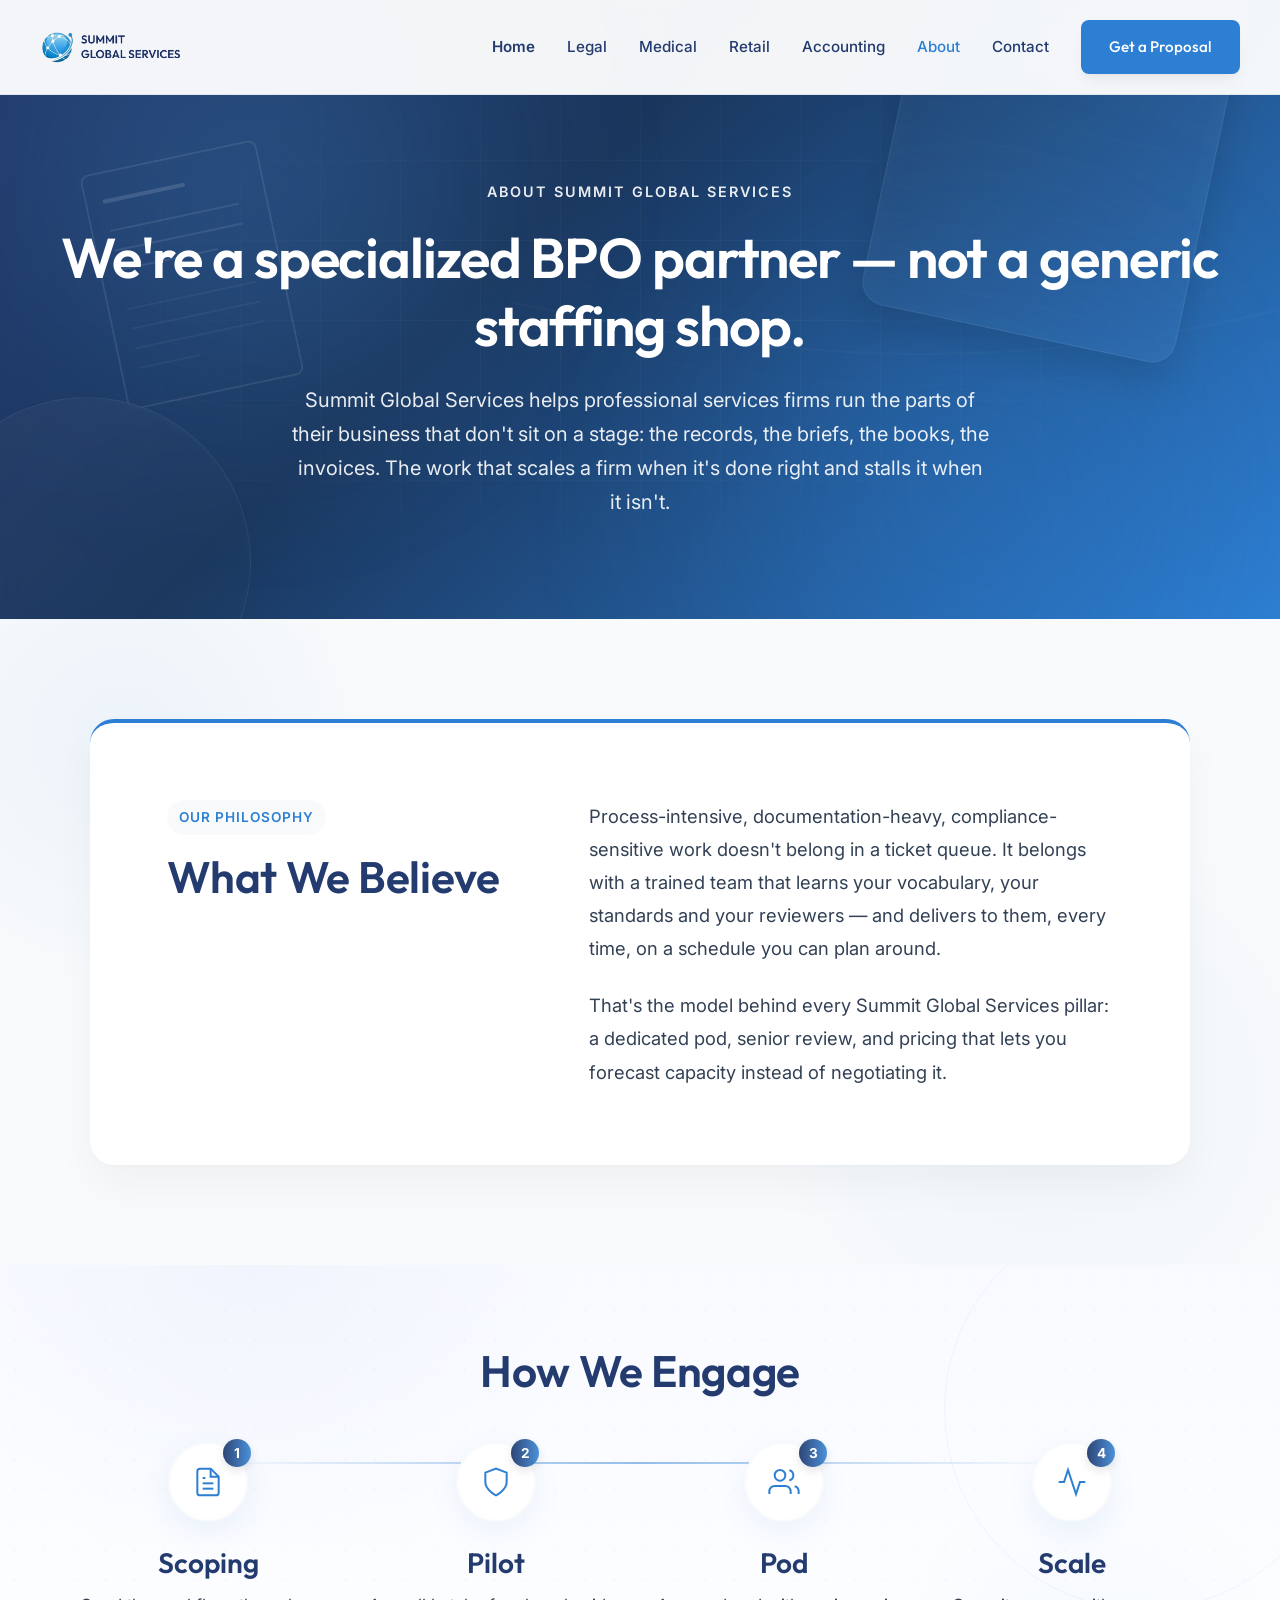
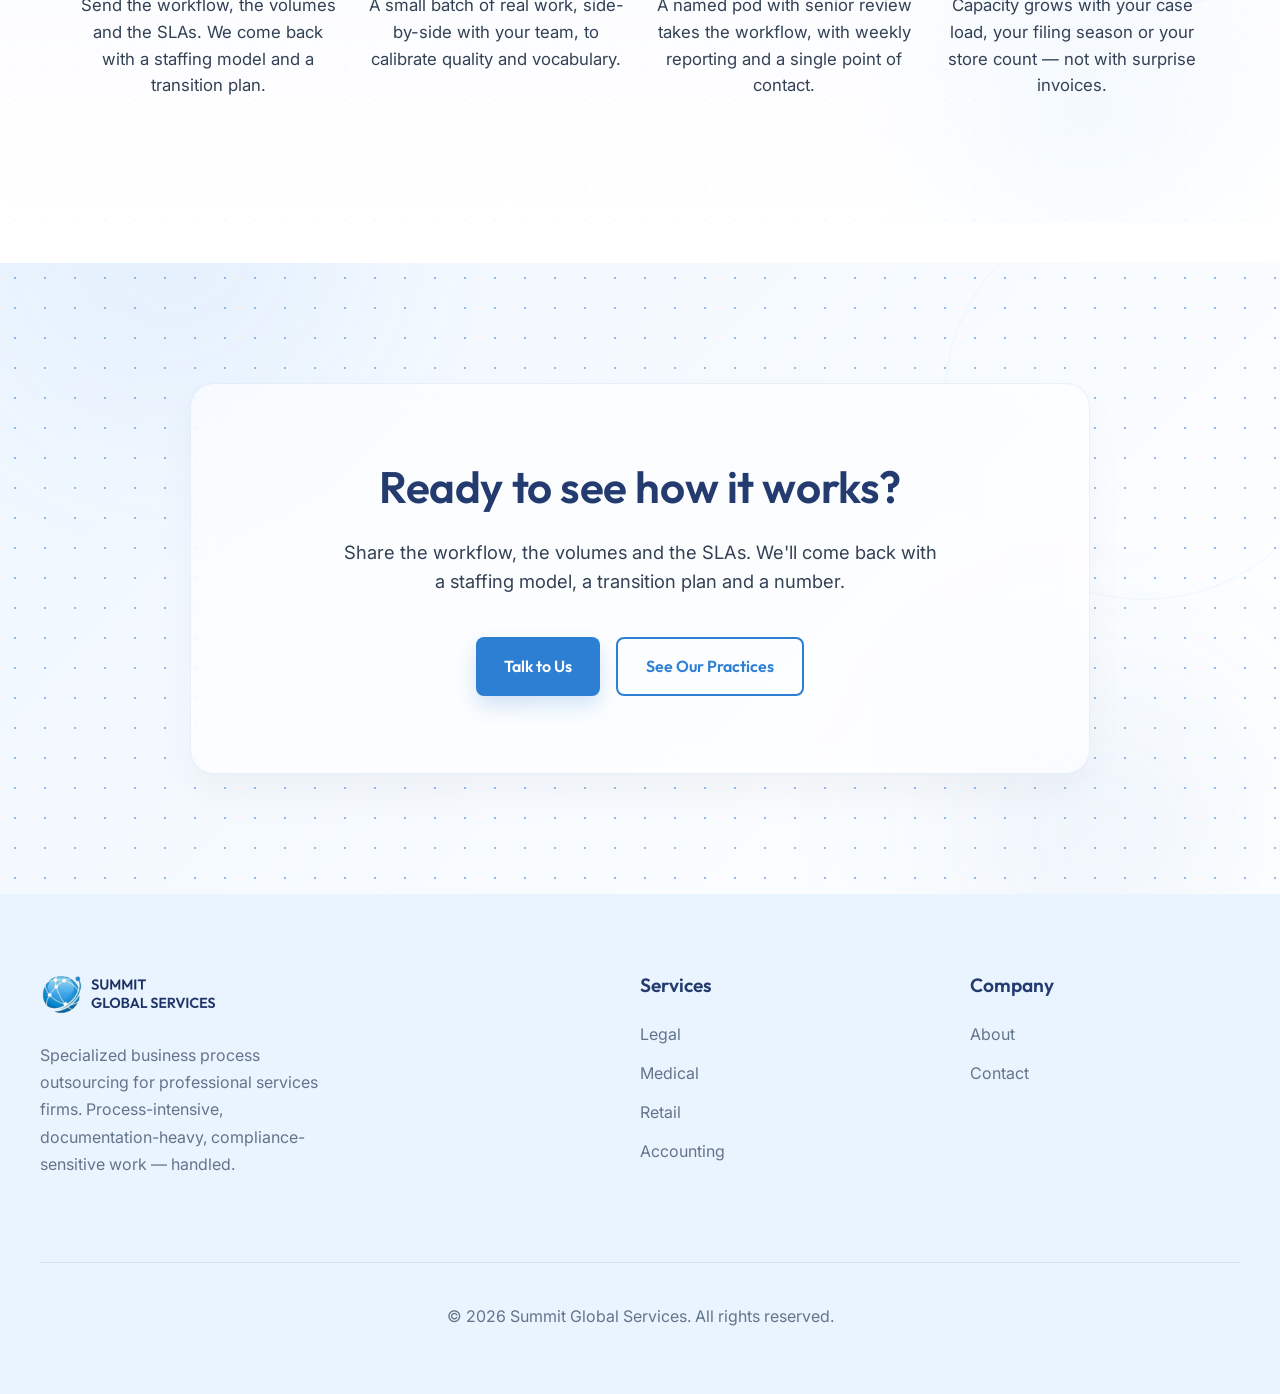
<file: about.html>
<!DOCTYPE html>
<html lang="en">
<head>
    <meta charset="UTF-8">
    <meta name="viewport" content="width=device-width, initial-scale=1.0">
    <title>About — Summit Global Services</title>
    <meta name="description" content="Specialized BPO built around professional services workflows. Learn how Summit Global engages with firms.">
    <link rel="stylesheet" href="styles.css">
</head>
<body>

    <!-- Navigation -->
    <nav class="navbar">
        <div class="container">
            <a href="index.html" class="nav-brand">
                <img src="asset/logo.png" alt="Summit Global Services Logo" style="height: 32px; width: auto;">
            </a>
            <button class="nav-toggle" aria-label="Toggle Navigation">
                <svg width="24" height="24" viewBox="0 0 24 24" fill="none" stroke="currentColor" stroke-width="2"><line x1="3" y1="12" x2="21" y2="12"></line><line x1="3" y1="6" x2="21" y2="6"></line><line x1="3" y1="18" x2="21" y2="18"></line></svg>
            </button>
            <div class="nav-links">
                <a href="index.html" class="nav-home-link">Home</a>
                <a href="legal-process-outsourcing.html">Legal</a>
                <a href="medical-records-summary.html">Medical</a>
                <a href="retail-back-office.html">Retail</a>
                <a href="accounting-tax-support.html">Accounting</a>
                <a href="about.html">About</a>
                <a href="contact.html">Contact</a>
                <a href="contact.html" class="btn btn-primary">Get a Proposal</a>
            </div>
        </div>
    </nav>

    <!-- Hero -->
    <section class="hero-service legal-premium-bg">
        <!-- Premium Background Elements -->
        <div class="legal-premium-mesh"></div>
        <div class="legal-premium-wave"></div>
        <div class="legal-premium-document"></div>
        <div class="legal-premium-shape-1"></div>
        <div class="legal-premium-shape-2"></div>

        <div class="container fade-in">
            <p style="font-weight: 600; letter-spacing: 2px; text-transform: uppercase; font-size: 0.9rem; margin-bottom: 20px; opacity: 0.9;">About Summit Global Services</p>
            <h1>We're a specialized BPO partner — not a generic staffing shop.</h1>
            <p style="margin-top: 24px;">Summit Global Services helps professional services firms run the parts of their business that don't sit on a stage: the records, the briefs, the books, the invoices. The work that scales a firm when it's done right and stalls it when it isn't.</p>
        </div>
    </section>

    <!-- What We Believe -->
    <section class="section" style="position: relative; overflow: hidden; background-color: var(--bg-offwhite);">
        <!-- Premium Abstract Background Elements -->
        <div style="position: absolute; top: -20%; left: -10%; width: 500px; height: 500px; background: radial-gradient(circle, rgba(45,127,211,0.06) 0%, transparent 70%); border-radius: 50%; z-index: 0;"></div>
        <div style="position: absolute; bottom: -20%; right: -5%; width: 600px; height: 600px; background: radial-gradient(circle, rgba(45,127,211,0.04) 0%, transparent 70%); border-radius: 50%; z-index: 0;"></div>
        
        <div class="container fade-in" style="position: relative; z-index: 1;">
            <div style="max-width: 1100px; margin: 0 auto; background: #ffffff; border-radius: 24px; padding: clamp(40px, 6vw, 80px); box-shadow: 0 20px 40px rgba(0, 0, 0, 0.04), 0 1px 3px rgba(0,0,0,0.02); border-top: 4px solid var(--primary-color);">
                
                <div style="display: flex; flex-wrap: wrap; gap: clamp(32px, 5vw, 60px); align-items: flex-start;">
                    
                    <!-- Left: Heading and Accent -->
                    <div style="flex: 1 1 300px;">
                        <span class="hero-badge" style="margin-bottom: 16px;">Our Philosophy</span>
                        <h2 style="margin-top: 0; margin-bottom: 24px; font-size: clamp(2rem, 4vw, 2.75rem); line-height: 1.2;">What We Believe</h2>
                        <div style="width: 80px; height: 4px; background: linear-gradient(90deg, var(--primary-color), var(--secondary-color)); border-radius: 2px;"></div>
                    </div>
                    
                    <!-- Right: Content -->
                    <div style="flex: 2 1 400px;">
                        <p style="font-size: 1.15rem; line-height: 1.8; margin-top: 0; color: var(--text-color);">Process-intensive, documentation-heavy, compliance-sensitive work doesn't belong in a ticket queue. It belongs with a trained team that learns your vocabulary, your standards and your reviewers — and delivers to them, every time, on a schedule you can plan around.</p>
                        <p style="font-size: 1.15rem; line-height: 1.8; margin-bottom: 0; color: var(--text-color);">That's the model behind every Summit Global Services pillar: a dedicated pod, senior review, and pricing that lets you forecast capacity instead of negotiating it.</p>
                    </div>
                    
                </div>

            </div>
        </div>
    </section>

    <!-- How We Engage -->
    <section class="section premium-services-bg" style="position: relative; overflow: hidden; margin-top: 0; border-top-left-radius: 0; border-top-right-radius: 0;">
        <div class="premium-decorative-pattern"></div>
        <div class="premium-decorative-line"></div>
        
        <style>
            .timeline-grid {
                display: grid;
                grid-template-columns: repeat(4, 1fr);
                gap: 32px;
                position: relative;
                z-index: 1;
            }
            .timeline-line {
                position: absolute;
                top: 40px;
                left: 12%;
                right: 12%;
                height: 2px;
                background: linear-gradient(90deg, rgba(45,127,211,0) 0%, rgba(45,127,211,0.5) 50%, rgba(45,127,211,0) 100%);
                z-index: 0;
            }
            @media (max-width: 900px) {
                .timeline-grid {
                    grid-template-columns: repeat(2, 1fr);
                    row-gap: 60px;
                }
                .timeline-line {
                    display: none;
                }
            }
            @media (max-width: 600px) {
                .timeline-grid {
                    grid-template-columns: 1fr;
                }
            }
        </style>

        <div class="container fade-in" style="position: relative; z-index: 1;">
            <div class="text-center mb-5 fade-in">
                <h2 style="margin-top: 0; margin-bottom: 24px; font-size: clamp(2rem, 4vw, 2.75rem); line-height: 1.2;">How We Engage</h2>
            </div>

            <div style="position: relative; padding: 20px 0;">
                <!-- Connecting Line -->
                <div class="timeline-line"></div>

                <div class="timeline-grid">
                    
                    <!-- Step 1 -->
                    <div class="fade-in" style="display: flex; flex-direction: column; align-items: center; text-align: center;">
                        <div style="width: 80px; height: 80px; border-radius: 50%; background: #ffffff; box-shadow: 0 10px 30px rgba(45, 127, 211, 0.08); display: flex; align-items: center; justify-content: center; position: relative; margin-bottom: 24px; border: 2px solid var(--bg-offwhite);">
                            <span style="position: absolute; top: -5px; right: -5px; width: 28px; height: 28px; border-radius: 50%; background: var(--gradient-hero); color: white; display: flex; align-items: center; justify-content: center; font-weight: bold; font-size: 0.85rem; box-shadow: 0 4px 10px rgba(0,0,0,0.1);">1</span>
                            <svg width="32" height="32" viewBox="0 0 24 24" fill="none" stroke="var(--primary-color)" stroke-width="1.5"><path d="M14 2H6a2 2 0 0 0-2 2v16a2 2 0 0 0 2 2h12a2 2 0 0 0 2-2V8z"></path><polyline points="14 2 14 8 20 8"></polyline><line x1="16" y1="13" x2="8" y2="13"></line><line x1="16" y1="17" x2="8" y2="17"></line><polyline points="10 9 9 9 8 9"></polyline></svg>
                        </div>
                        <h3 style="margin-bottom: 12px;">Scoping</h3>
                        <p style="font-size: 1.05rem; line-height: 1.6; color: var(--text-color);">Send the workflow, the volumes and the SLAs. We come back with a staffing model and a transition plan.</p>
                    </div>

                    <!-- Step 2 -->
                    <div class="fade-in" style="display: flex; flex-direction: column; align-items: center; text-align: center; transition-delay: 100ms;">
                        <div style="width: 80px; height: 80px; border-radius: 50%; background: #ffffff; box-shadow: 0 10px 30px rgba(45, 127, 211, 0.08); display: flex; align-items: center; justify-content: center; position: relative; margin-bottom: 24px; border: 2px solid var(--bg-offwhite);">
                            <span style="position: absolute; top: -5px; right: -5px; width: 28px; height: 28px; border-radius: 50%; background: var(--gradient-hero); color: white; display: flex; align-items: center; justify-content: center; font-weight: bold; font-size: 0.85rem; box-shadow: 0 4px 10px rgba(0,0,0,0.1);">2</span>
                            <svg width="32" height="32" viewBox="0 0 24 24" fill="none" stroke="var(--primary-color)" stroke-width="1.5"><path d="M12 22s8-4 8-10V5l-8-3-8 3v7c0 6 8 10 8 10z"></path></svg>
                        </div>
                        <h3 style="margin-bottom: 12px;">Pilot</h3>
                        <p style="font-size: 1.05rem; line-height: 1.6; color: var(--text-color);">A small batch of real work, side-by-side with your team, to calibrate quality and vocabulary.</p>
                    </div>

                    <!-- Step 3 -->
                    <div class="fade-in" style="display: flex; flex-direction: column; align-items: center; text-align: center; transition-delay: 200ms;">
                        <div style="width: 80px; height: 80px; border-radius: 50%; background: #ffffff; box-shadow: 0 10px 30px rgba(45, 127, 211, 0.08); display: flex; align-items: center; justify-content: center; position: relative; margin-bottom: 24px; border: 2px solid var(--bg-offwhite);">
                            <span style="position: absolute; top: -5px; right: -5px; width: 28px; height: 28px; border-radius: 50%; background: var(--gradient-hero); color: white; display: flex; align-items: center; justify-content: center; font-weight: bold; font-size: 0.85rem; box-shadow: 0 4px 10px rgba(0,0,0,0.1);">3</span>
                            <svg width="32" height="32" viewBox="0 0 24 24" fill="none" stroke="var(--primary-color)" stroke-width="1.5"><path d="M17 21v-2a4 4 0 0 0-4-4H5a4 4 0 0 0-4 4v2"></path><circle cx="9" cy="7" r="4"></circle><path d="M23 21v-2a4 4 0 0 0-3-3.87"></path><path d="M16 3.13a4 4 0 0 1 0 7.75"></path></svg>
                        </div>
                        <h3 style="margin-bottom: 12px;">Pod</h3>
                        <p style="font-size: 1.05rem; line-height: 1.6; color: var(--text-color);">A named pod with senior review takes the workflow, with weekly reporting and a single point of contact.</p>
                    </div>

                    <!-- Step 4 -->
                    <div class="fade-in" style="display: flex; flex-direction: column; align-items: center; text-align: center; transition-delay: 300ms;">
                        <div style="width: 80px; height: 80px; border-radius: 50%; background: #ffffff; box-shadow: 0 10px 30px rgba(45, 127, 211, 0.08); display: flex; align-items: center; justify-content: center; position: relative; margin-bottom: 24px; border: 2px solid var(--bg-offwhite);">
                            <span style="position: absolute; top: -5px; right: -5px; width: 28px; height: 28px; border-radius: 50%; background: var(--gradient-hero); color: white; display: flex; align-items: center; justify-content: center; font-weight: bold; font-size: 0.85rem; box-shadow: 0 4px 10px rgba(0,0,0,0.1);">4</span>
                            <svg width="32" height="32" viewBox="0 0 24 24" fill="none" stroke="var(--primary-color)" stroke-width="1.5"><polyline points="22 12 18 12 15 21 9 3 6 12 2 12"></polyline></svg>
                        </div>
                        <h3 style="margin-bottom: 12px;">Scale</h3>
                        <p style="font-size: 1.05rem; line-height: 1.6; color: var(--text-color);">Capacity grows with your case load, your filing season or your store count — not with surprise invoices.</p>
                    </div>
                    
                </div>
            </div>
        </div>
    </section>

    <!-- CTA -->
    <section class="section" style="position: relative; overflow: hidden; background: linear-gradient(135deg, rgba(234,244,255,0.8) 0%, rgba(255,255,255,1) 100%); padding: 120px 0;">
        <!-- Premium Abstract Background Elements -->
        <div style="position: absolute; top: -50%; left: -10%; width: 600px; height: 600px; background: radial-gradient(circle, rgba(45,127,211,0.06) 0%, transparent 70%); border-radius: 50%; filter: blur(40px); z-index: 0;"></div>
        <div style="position: absolute; bottom: -30%; right: -5%; width: 500px; height: 500px; background: radial-gradient(circle, rgba(45,127,211,0.08) 0%, transparent 70%); border-radius: 50%; filter: blur(60px); z-index: 0;"></div>
        <div class="premium-decorative-pattern" style="opacity: 0.5;"></div>
        <div class="premium-decorative-line"></div>
        
        <div class="container text-center fade-in" style="position: relative; z-index: 1;">
            <div style="background: rgba(255, 255, 255, 0.6); backdrop-filter: blur(12px); border-radius: 24px; padding: clamp(40px, 6vw, 80px); box-shadow: 0 20px 40px rgba(0, 0, 0, 0.04), 0 1px 3px rgba(0,0,0,0.02); border: 1px solid rgba(45,127,211,0.1); max-width: 900px; margin: 0 auto;">
                <h2 style="color: var(--text-heading); font-size: clamp(2rem, 4vw, 2.75rem); margin-bottom: 24px;">Ready to see how it works?</h2>
                <p style="max-width: 600px; margin: 0 auto 40px; color: var(--text-main); font-size: 1.15rem; line-height: 1.6;">Share the workflow, the volumes and the SLAs. We'll come back with a staffing model, a transition plan and a number.</p>
                <div style="display: flex; gap: 16px; justify-content: center; flex-wrap: wrap;">
                    <a href="contact.html" class="btn btn-primary" style="box-shadow: 0 10px 20px rgba(45,127,211,0.2);">Talk to Us</a>
                    <a href="index.html#pillars" class="btn btn-outline">See Our Practices</a>
                </div>
            </div>
        </div>
    </section>

    <!-- Footer -->
    <footer class="footer">
        <div class="container">
            <div class="footer-grid">
                <div class="footer-brand">
                    <img src="asset/logo.png" alt="Summit Global Services Logo">
                                        <p style="color: var(--text-light); max-width: 300px;">Specialized business process outsourcing for professional services firms. Process-intensive, documentation-heavy, compliance-sensitive work — handled.</p>
                </div>
                <div class="footer-links">
                    <h4>Services</h4>
                    <ul>
                        <li><a href="legal-process-outsourcing.html">Legal</a></li>
                        <li><a href="medical-records-summary.html">Medical</a></li>
                        <li><a href="retail-back-office.html">Retail</a></li>
                        <li><a href="accounting-tax-support.html">Accounting</a></li>
                    </ul>
                </div>
                <div class="footer-links">
                    <h4>Company</h4>
                    <ul>
                        <li><a href="about.html">About</a></li>
                        <li><a href="contact.html">Contact</a></li>
                    </ul>
                </div>
            </div>
            <div class="footer-bottom">
                <p>&copy; 2026 Summit Global Services. All rights reserved.</p>
            </div>
        </div>
    </footer>

    <script src="script.js"></script>
</body>
</html>
</file>
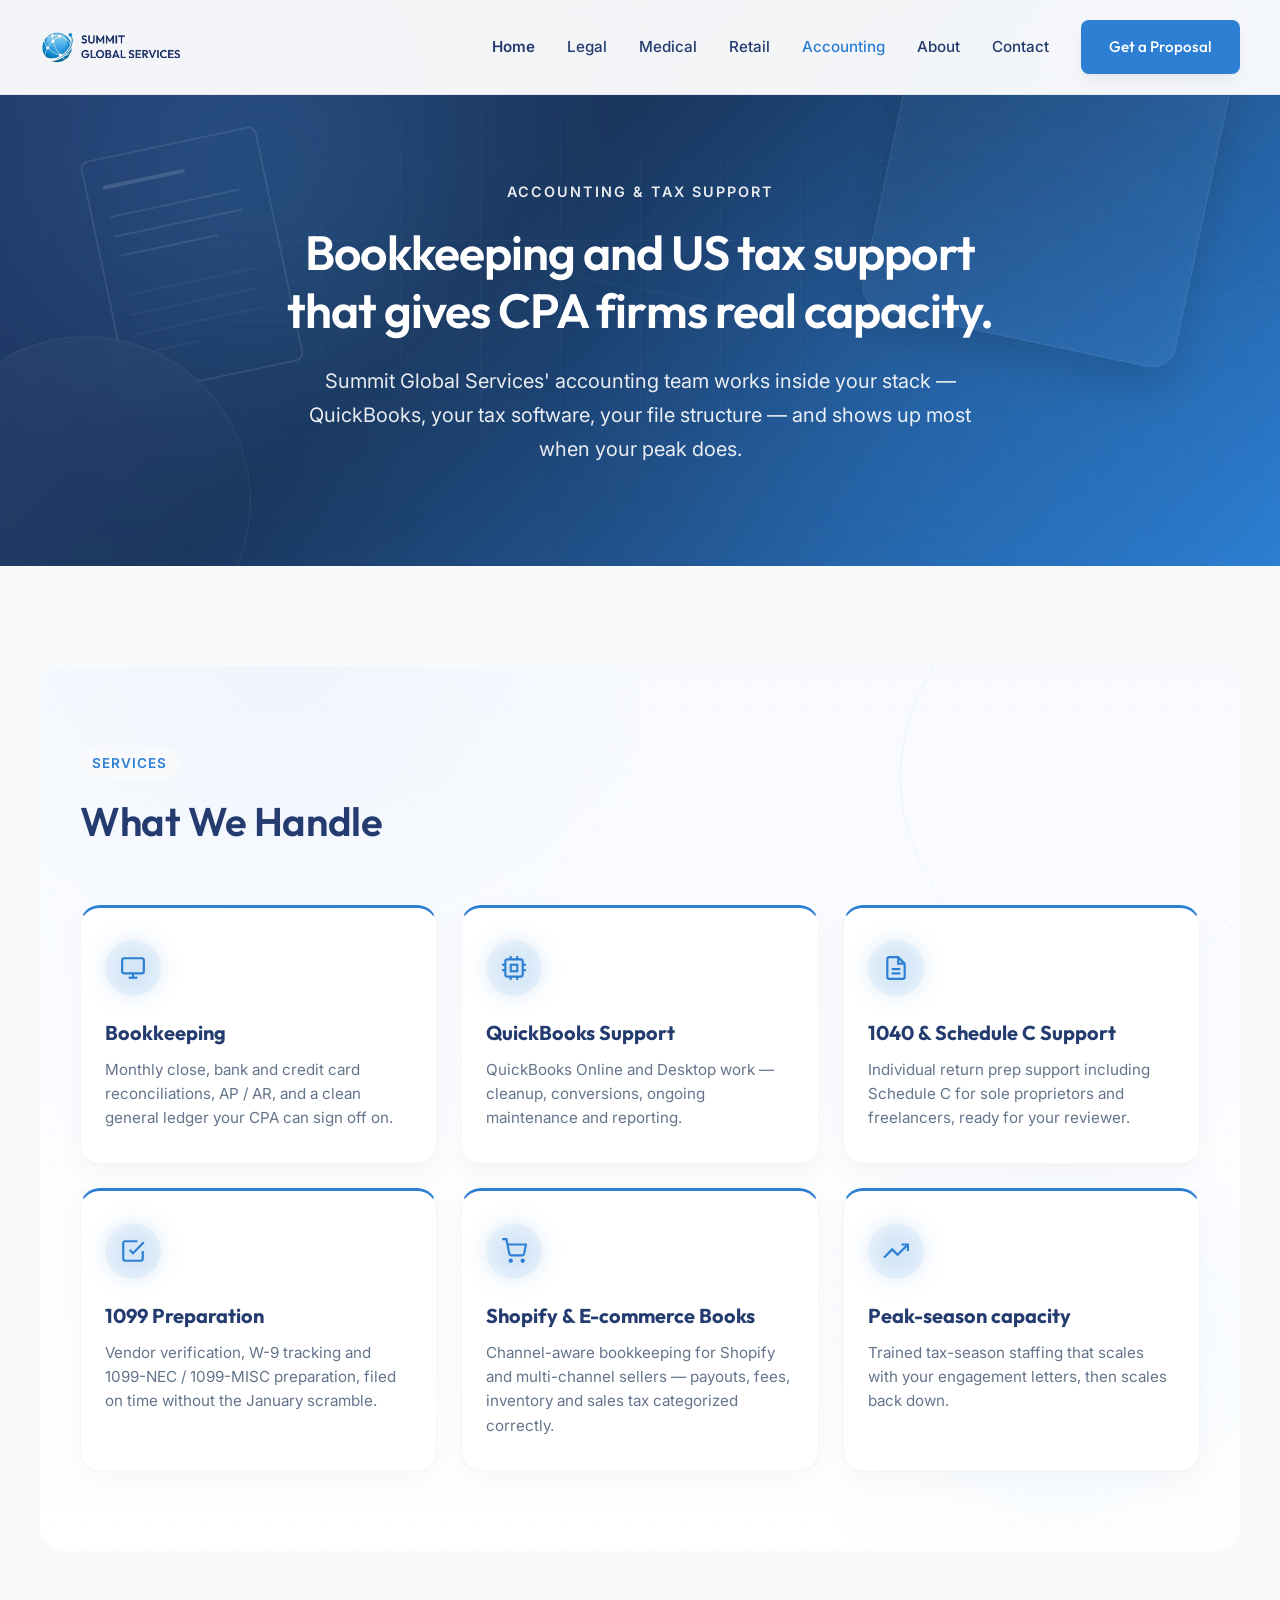
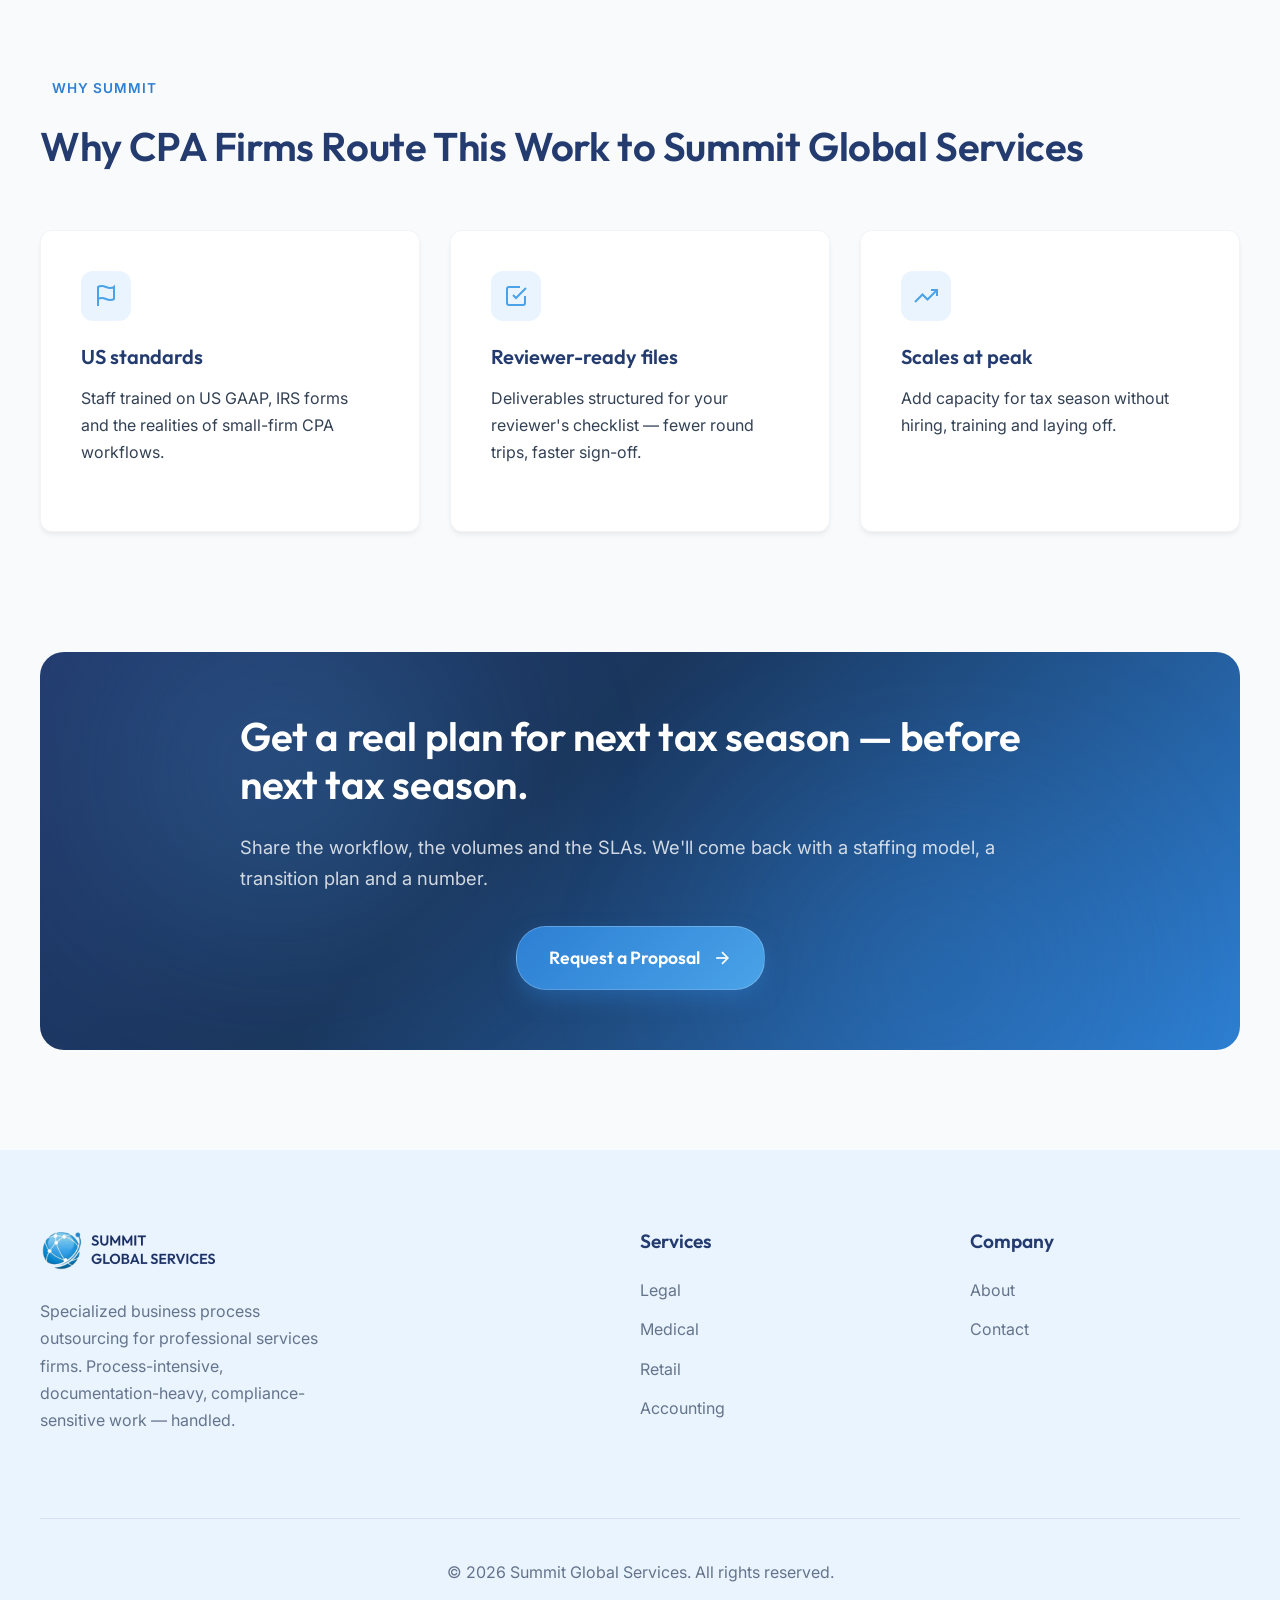
<file: accounting-tax-support.html>
<!DOCTYPE html>
<html lang="en">
<head>
    <meta charset="UTF-8">
    <meta name="viewport" content="width=device-width, initial-scale=1.0">
    <title>Accounting & Tax Support — Summit Global Services</title>
    <meta name="description" content="Bookkeeping, QuickBooks and US tax support that gives CPA firms real capacity at peak season.">
    <link rel="stylesheet" href="styles.css">
</head>
<body>

    <!-- Navigation -->
    <nav class="navbar">
        <div class="container">
            <a href="index.html" class="nav-brand">
                <img src="asset/logo.png" alt="Summit Global Services Logo" style="height: 32px; width: auto;">
            </a>
            <button class="nav-toggle" aria-label="Toggle Navigation">
                <svg width="24" height="24" viewBox="0 0 24 24" fill="none" stroke="currentColor" stroke-width="2"><line x1="3" y1="12" x2="21" y2="12"></line><line x1="3" y1="6" x2="21" y2="6"></line><line x1="3" y1="18" x2="21" y2="18"></line></svg>
            </button>
            <div class="nav-links">
                <a href="index.html" class="nav-home-link">Home</a>
                <a href="legal-process-outsourcing.html">Legal</a>
                <a href="medical-records-summary.html">Medical</a>
                <a href="retail-back-office.html">Retail</a>
                <a href="accounting-tax-support.html">Accounting</a>
                <a href="about.html">About</a>
                <a href="contact.html">Contact</a>
                <a href="contact.html" class="btn btn-primary">Get a Proposal</a>
            </div>
        </div>
    </nav>

    <!-- Hero -->
    <section class="hero-service legal-premium-bg">
        <!-- Premium Background Elements -->
        <div class="legal-premium-mesh"></div>
        <div class="legal-premium-wave"></div>
        <div class="legal-premium-document"></div>
        <div class="legal-premium-shape-1"></div>
        <div class="legal-premium-shape-2"></div>

        <div class="container fade-in"
            style="display: flex; flex-direction: column; align-items: center; text-align: center; max-width: 900px; margin: 0 auto;">
            <p style="font-weight: 600; letter-spacing: 2px; text-transform: uppercase; font-size: 0.9rem; margin-bottom: 20px; opacity: 0.9;">Accounting & Tax Support</p>
            <h1 style="max-width: 1100px; margin: 0 auto; text-wrap: balance; font-size: 3rem;">Bookkeeping and US tax support that gives CPA firms real capacity.</h1>
            <p style="margin-top: 24px; max-width: 700px;">Summit Global Services' accounting team works inside your stack — QuickBooks, your tax software, your file structure — and shows up most when your peak does.</p>
        </div>
    </section>

    <div class="container" style="background-color: var(--bg-offwhite);">
        <div class="page-layout" style="display: block;">

            <!-- Main Content Area -->
            <div class="content-area">

                <!-- What We Handle -->
                <section id="services" class="premium-services-bg">
                    <div class="premium-decorative-pattern"></div>
                    <div class="premium-decorative-line"></div>
                    <div class="fade-in mb-4" style="position: relative; z-index: 1;">
                        <span class="hero-badge" style="margin-bottom: 16px;">Services</span>
                        <h2>What We Handle</h2>
                    </div>
                    <div class="premium-services-grid">
                        <div class="premium-service-card fade-in">
                            <div class="premium-icon-container">
                                <svg width="24" height="24" viewBox="0 0 24 24" fill="none" stroke="currentColor" stroke-width="2"><rect x="2" y="3" width="20" height="14" rx="2" ry="2"></rect><line x1="8" y1="21" x2="16" y2="21"></line><line x1="12" y1="17" x2="12" y2="21"></line></svg>
                            </div>
                            <h3>Bookkeeping</h3>
                            <p>Monthly close, bank and credit card reconciliations, AP / AR, and a clean general ledger your CPA can sign off on.</p>
                        </div>
                        <div class="premium-service-card fade-in">
                            <div class="premium-icon-container">
                                <svg width="24" height="24" viewBox="0 0 24 24" fill="none" stroke="currentColor" stroke-width="2"><rect x="4" y="4" width="16" height="16" rx="2" ry="2"></rect><rect x="9" y="9" width="6" height="6"></rect><line x1="9" y1="1" x2="9" y2="4"></line><line x1="15" y1="1" x2="15" y2="4"></line><line x1="9" y1="20" x2="9" y2="23"></line><line x1="15" y1="20" x2="15" y2="23"></line><line x1="20" y1="9" x2="23" y2="9"></line><line x1="20" y1="14" x2="23" y2="14"></line><line x1="1" y1="9" x2="4" y2="9"></line><line x1="1" y1="14" x2="4" y2="14"></line></svg>
                            </div>
                            <h3>QuickBooks Support</h3>
                            <p>QuickBooks Online and Desktop work — cleanup, conversions, ongoing maintenance and reporting.</p>
                        </div>
                        <div class="premium-service-card fade-in">
                            <div class="premium-icon-container">
                                <svg width="24" height="24" viewBox="0 0 24 24" fill="none" stroke="currentColor" stroke-width="2"><path d="M14 2H6a2 2 0 0 0-2 2v16a2 2 0 0 0 2 2h12a2 2 0 0 0 2-2V8z"></path><polyline points="14 2 14 8 20 8"></polyline><line x1="16" y1="13" x2="8" y2="13"></line><line x1="16" y1="17" x2="8" y2="17"></line></svg>
                            </div>
                            <h3>1040 & Schedule C Support</h3>
                            <p>Individual return prep support including Schedule C for sole proprietors and freelancers, ready for your reviewer.</p>
                        </div>
                        <div class="premium-service-card fade-in">
                            <div class="premium-icon-container">
                                <svg width="24" height="24" viewBox="0 0 24 24" fill="none" stroke="currentColor" stroke-width="2"><polyline points="9 11 12 14 22 4"></polyline><path d="M21 12v7a2 2 0 0 1-2 2H5a2 2 0 0 1-2-2V5a2 2 0 0 1 2-2h11"></path></svg>
                            </div>
                            <h3>1099 Preparation</h3>
                            <p>Vendor verification, W-9 tracking and 1099-NEC / 1099-MISC preparation, filed on time without the January scramble.</p>
                        </div>
                        <div class="premium-service-card fade-in">
                            <div class="premium-icon-container">
                                <svg width="24" height="24" viewBox="0 0 24 24" fill="none" stroke="currentColor" stroke-width="2"><circle cx="9" cy="21" r="1"></circle><circle cx="20" cy="21" r="1"></circle><path d="M1 1h4l2.68 13.39a2 2 0 0 0 2 1.61h9.72a2 2 0 0 0 2-1.61L23 6H6"></path></svg>
                            </div>
                            <h3>Shopify & E-commerce Books</h3>
                            <p>Channel-aware bookkeeping for Shopify and multi-channel sellers — payouts, fees, inventory and sales tax categorized correctly.</p>
                        </div>
                        <div class="premium-service-card fade-in">
                            <div class="premium-icon-container">
                                <svg width="24" height="24" viewBox="0 0 24 24" fill="none" stroke="currentColor" stroke-width="2"><polyline points="23 6 13.5 15.5 8.5 10.5 1 18"></polyline><polyline points="17 6 23 6 23 12"></polyline></svg>
                            </div>
                            <h3>Peak-season capacity</h3>
                            <p>Trained tax-season staffing that scales with your engagement letters, then scales back down.</p>
                        </div>
                    </div>
                </section>

                <!-- Why Firms Route This Work -->
                <section id="features" style="padding: 80px 0;">
                    <div class="fade-in mb-5" style="text-align: left;">
                        <span class="hero-badge" style="margin-bottom: 16px;">Why Summit</span>
                        <h2>Why CPA Firms Route This Work to Summit Global Services</h2>
                    </div>
                    <div class="features-grid" style="grid-template-columns: repeat(3, 1fr);">
                        <div class="feature-card fade-in">
                            <div class="feature-icon">
                                <svg width="24" height="24" viewBox="0 0 24 24" fill="none" stroke="currentColor" stroke-width="2"><path d="M4 15s1-1 4-1 5 2 8 2 4-1 4-1V3s-1 1-4 1-5-2-8-2-4 1-4 1z"></path><line x1="4" y1="22" x2="4" y2="15"></line></svg>
                            </div>
                            <h3>US standards</h3>
                            <p>Staff trained on US GAAP, IRS forms and the realities of small-firm CPA workflows.</p>
                        </div>
                        <div class="feature-card fade-in">
                            <div class="feature-icon">
                                <svg width="24" height="24" viewBox="0 0 24 24" fill="none" stroke="currentColor" stroke-width="2"><polyline points="9 11 12 14 22 4"></polyline><path d="M21 12v7a2 2 0 0 1-2 2H5a2 2 0 0 1-2-2V5a2 2 0 0 1 2-2h11"></path></svg>
                            </div>
                            <h3>Reviewer-ready files</h3>
                            <p>Deliverables structured for your reviewer's checklist — fewer round trips, faster sign-off.</p>
                        </div>
                        <div class="feature-card fade-in">
                            <div class="feature-icon">
                                <svg width="24" height="24" viewBox="0 0 24 24" fill="none" stroke="currentColor" stroke-width="2"><polyline points="23 6 13.5 15.5 8.5 10.5 1 18"></polyline><polyline points="17 6 23 6 23 12"></polyline></svg>
                            </div>
                            <h3>Scales at peak</h3>
                            <p>Add capacity for tax season without hiring, training and laying off.</p>
                        </div>
                    </div>
                </section>



                <!-- CTA -->
                <section class="cta-section legal-premium-bg" style="border-radius: 24px; padding: 60px 40px; margin: 40px 0; overflow: hidden; position: relative;">
                    <div class="legal-premium-mesh" style="opacity: 0.1;"></div>
                    <div class="fade-in" style="position: relative; z-index: 1;">
                        <div class="cta-content">
                            <h2>Get a real plan for next tax season — before next tax season.</h2>
                            <p style="margin: 16px 0 32px; color: rgba(255,255,255,0.8); font-size: 1.15rem;">Share the workflow, the volumes and the SLAs. We'll come back with a staffing model, a transition plan and a number.</p>
                            
                            <div class="cta-buttons">
                                <a href="contact.html" class="btn btn-gradient-glow">
                                    Request a Proposal
                                    <svg width="20" height="20" viewBox="0 0 24 24" fill="none" stroke="currentColor" stroke-width="2">
                                        <line x1="5" y1="12" x2="19" y2="12"></line>
                                        <polyline points="12 5 19 12 12 19"></polyline>
                                    </svg>
                                </a>
                            </div>
                        </div>
                    </div>
                </section>

            </div>
        </div>
    </div>

    <!-- Footer -->
    <footer class="footer">
        <div class="container">
            <div class="footer-grid">
                <div class="footer-brand">
                    <img src="asset/logo.png" alt="Summit Global Services Logo">
                                        <p style="color: var(--text-light); max-width: 300px;">Specialized business process outsourcing for professional services firms. Process-intensive, documentation-heavy, compliance-sensitive work — handled.</p>
                </div>
                <div class="footer-links">
                    <h4>Services</h4>
                    <ul>
                        <li><a href="legal-process-outsourcing.html">Legal</a></li>
                        <li><a href="medical-records-summary.html">Medical</a></li>
                        <li><a href="retail-back-office.html">Retail</a></li>
                        <li><a href="accounting-tax-support.html">Accounting</a></li>
                    </ul>
                </div>
                <div class="footer-links">
                    <h4>Company</h4>
                    <ul>
                        <li><a href="about.html">About</a></li>
                        <li><a href="contact.html">Contact</a></li>
                    </ul>
                </div>
            </div>
            <div class="footer-bottom">
                <p>&copy; 2026 Summit Global Services. All rights reserved.</p>
            </div>
        </div>
    </footer>

    <script src="script.js"></script>
</body>
</html>
</file>
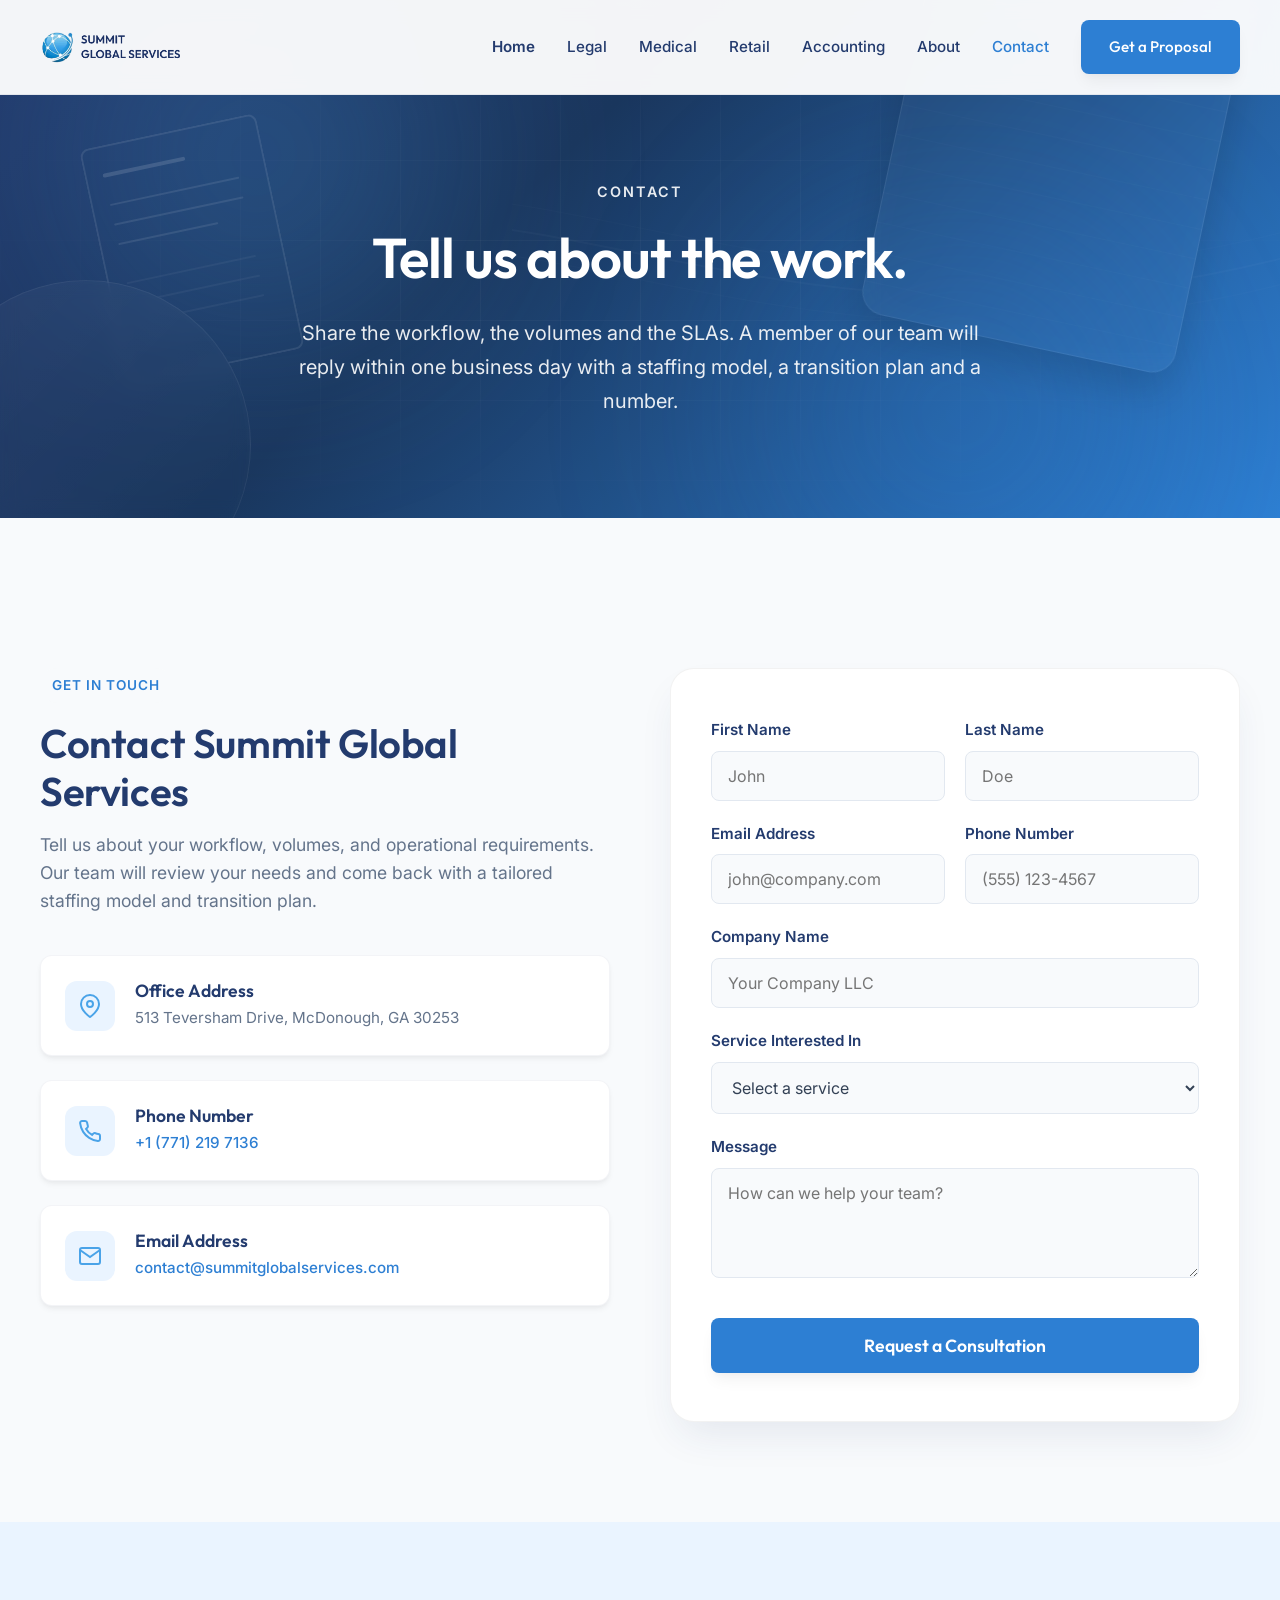
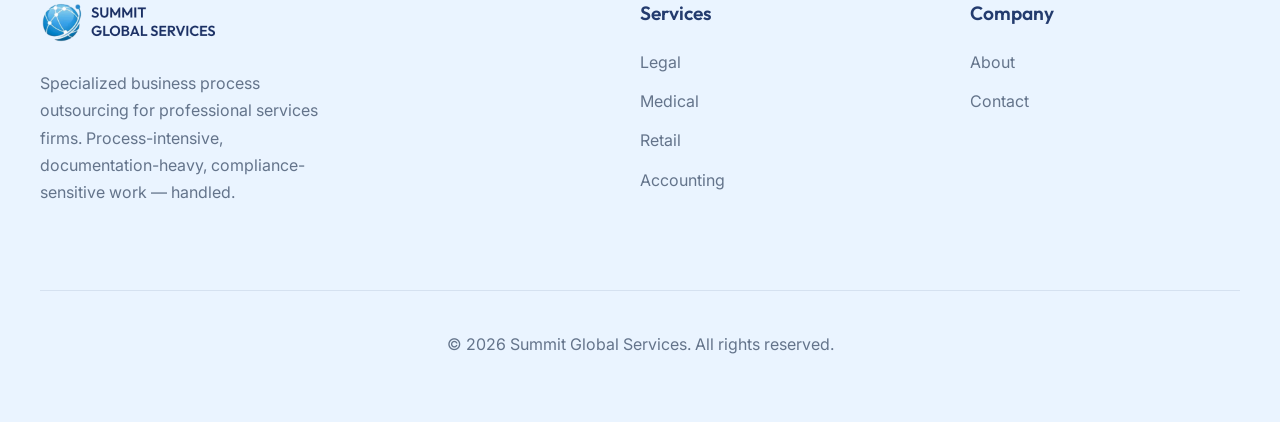
<file: contact.html>
<!DOCTYPE html>
<html lang="en">
<head>
    <meta charset="UTF-8">
    <meta name="viewport" content="width=device-width, initial-scale=1.0">
    <title>Contact — Summit Global Services</title>
    <meta name="description" content="Request a proposal for legal, medical, retail or accounting BPO. We reply within one business day.">
    <link rel="stylesheet" href="styles.css">
</head>
<body>

    <!-- Navigation -->
    <nav class="navbar">
        <div class="container">
            <a href="index.html" class="nav-brand">
                <img src="asset/logo.png" alt="Summit Global Services Logo" style="height: 32px; width: auto;">
            </a>
            <button class="nav-toggle" aria-label="Toggle Navigation">
                <svg width="24" height="24" viewBox="0 0 24 24" fill="none" stroke="currentColor" stroke-width="2"><line x1="3" y1="12" x2="21" y2="12"></line><line x1="3" y1="6" x2="21" y2="6"></line><line x1="3" y1="18" x2="21" y2="18"></line></svg>
            </button>
            <div class="nav-links">
                <a href="index.html" class="nav-home-link">Home</a>
                <a href="legal-process-outsourcing.html">Legal</a>
                <a href="medical-records-summary.html">Medical</a>
                <a href="retail-back-office.html">Retail</a>
                <a href="accounting-tax-support.html">Accounting</a>
                <a href="about.html">About</a>
                <a href="contact.html">Contact</a>
                <a href="contact.html" class="btn btn-primary">Get a Proposal</a>
            </div>
        </div>
    </nav>

    <!-- Hero -->
    <section class="hero-service legal-premium-bg">
        <!-- Premium Background Elements -->
        <div class="legal-premium-mesh"></div>
        <div class="legal-premium-wave"></div>
        <div class="legal-premium-document"></div>
        <div class="legal-premium-shape-1"></div>
        <div class="legal-premium-shape-2"></div>

        <div class="container fade-in">
            <p style="font-weight: 600; letter-spacing: 2px; text-transform: uppercase; font-size: 0.9rem; margin-bottom: 20px; opacity: 0.9;">Contact</p>
            <h1>Tell us about the work.</h1>
            <p style="margin-top: 24px;">Share the workflow, the volumes and the SLAs. A member of our team will reply within one business day with a staffing model, a transition plan and a number.</p>
        </div>
    </section>

    <!-- Contact Content -->
    <section class="section" style="background-color: var(--bg-offwhite);">
        <div class="container">
            <div class="contact-grid">
                
                <!-- Contact Info (Left) -->
                <div class="fade-in stagger-children">
                    <div style="margin-bottom: 40px;" class="animate-fade-up">
                        <span class="hero-badge" style="margin-bottom: 16px;">Get In Touch</span>
                        <h2 style="font-size: 2.5rem; margin-bottom: 16px;">Contact Summit Global Services</h2>
                        <p style="font-size: 1.1rem; color: var(--text-light); line-height: 1.6;">Tell us about your workflow, volumes, and operational requirements. Our team will review your needs and come back with a tailored staffing model and transition plan.</p>
                    </div>

                    <div class="feature-card animate-fade-up" style="margin-bottom: 24px; display: flex; align-items: center; gap: 20px; padding: 24px;">
                        <div class="feature-icon" style="margin-bottom: 0; flex-shrink: 0;">
                            <svg width="24" height="24" viewBox="0 0 24 24" fill="none" stroke="currentColor" stroke-width="2"><path d="M21 10c0 7-9 13-9 13s-9-6-9-13a9 9 0 0 1 18 0z"></path><circle cx="12" cy="10" r="3"></circle></svg>
                        </div>
                        <div>
                            <h3 style="font-size: 1.1rem; margin-bottom: 4px;">Office Address</h3>
                            <p style="color: var(--text-light); margin: 0; font-size: 0.95rem;">513 Teversham Drive, McDonough, GA 30253</p>
                        </div>
                    </div>

                    <div class="feature-card animate-fade-up" style="margin-bottom: 24px; animation-delay: 0.1s; display: flex; align-items: center; gap: 20px; padding: 24px;">
                        <div class="feature-icon" style="margin-bottom: 0; flex-shrink: 0;">
                            <svg width="24" height="24" viewBox="0 0 24 24" fill="none" stroke="currentColor" stroke-width="2"><path d="M22 16.92v3a2 2 0 0 1-2.18 2 19.79 19.79 0 0 1-8.63-3.07 19.5 19.5 0 0 1-6-6 19.79 19.79 0 0 1-3.07-8.67A2 2 0 0 1 4.11 2h3a2 2 0 0 1 2 1.72 12.84 12.84 0 0 0 .7 2.81 2 2 0 0 1-.45 2.11L8.09 9.91a16 16 0 0 0 6 6l1.27-1.27a2 2 0 0 1 2.11-.45 12.84 12.84 0 0 0 2.81.7A2 2 0 0 1 22 16.92z"></path></svg>
                        </div>
                        <div>
                            <h3 style="font-size: 1.1rem; margin-bottom: 4px;">Phone Number</h3>
                            <p style="color: var(--text-light); margin: 0; font-size: 0.95rem;"><span style="color: var(--primary-color); font-weight: 500;">+1 (771) 219 7136</span></p>
                        </div>
                    </div>

                    <div class="feature-card animate-fade-up" style="animation-delay: 0.2s; display: flex; align-items: center; gap: 20px; padding: 24px;">
                        <div class="feature-icon" style="margin-bottom: 0; flex-shrink: 0;">
                            <svg width="24" height="24" viewBox="0 0 24 24" fill="none" stroke="currentColor" stroke-width="2"><path d="M4 4h16c1.1 0 2 .9 2 2v12c0 1.1-.9 2-2 2H4c-1.1 0-2-.9-2-2V6c0-1.1.9-2 2-2z"></path><polyline points="22,6 12,13 2,6"></polyline></svg>
                        </div>
                        <div>
                            <h3 style="font-size: 1.1rem; margin-bottom: 4px;">Email Address</h3>
                            <p style="color: var(--text-light); margin: 0; font-size: 0.95rem;"><a href="mailto:contact@summitglobalservices.com" style="color: var(--primary-color); font-weight: 500; text-decoration: none;">contact@summitglobalservices.com</a></p>
                        </div>
                    </div>
                </div>

                <!-- Inquiry Form (Right) -->
                <div class="fade-in">
                    <div style="background: var(--bg-white); padding: 48px 40px; border-radius: 24px; box-shadow: 0 20px 40px -10px rgba(35, 59, 110, 0.1); border: 1px solid rgba(0,0,0,0.05);">
                        <form id="contact-form">
                            <div class="form-row">
                                <div>
                                    <label for="first_name" style="display: block; font-weight: 600; margin-bottom: 8px; color: var(--text-heading); font-size: 0.95rem;">First Name</label>
                                    <input type="text" id="first_name" name="first_name" placeholder="John" required style="width: 100%; padding: 14px 16px; border: 1px solid #e2e8f0; border-radius: 8px; font-size: 1rem; font-family: 'Inter', sans-serif; transition: border-color 0.3s; outline: none; background: var(--bg-offwhite);">
                                </div>
                                <div>
                                    <label for="last_name" style="display: block; font-weight: 600; margin-bottom: 8px; color: var(--text-heading); font-size: 0.95rem;">Last Name</label>
                                    <input type="text" id="last_name" name="last_name" placeholder="Doe" required style="width: 100%; padding: 14px 16px; border: 1px solid #e2e8f0; border-radius: 8px; font-size: 1rem; font-family: 'Inter', sans-serif; transition: border-color 0.3s; outline: none; background: var(--bg-offwhite);">
                                </div>
                            </div>
                            
                            <div class="form-row">
                                <div>
                                    <label for="email" style="display: block; font-weight: 600; margin-bottom: 8px; color: var(--text-heading); font-size: 0.95rem;">Email Address</label>
                                    <input type="email" id="email" name="email" placeholder="john@company.com" required style="width: 100%; padding: 14px 16px; border: 1px solid #e2e8f0; border-radius: 8px; font-size: 1rem; font-family: 'Inter', sans-serif; transition: border-color 0.3s; outline: none; background: var(--bg-offwhite);">
                                </div>
                                <div>
                                    <label for="phone" style="display: block; font-weight: 600; margin-bottom: 8px; color: var(--text-heading); font-size: 0.95rem;">Phone Number</label>
                                    <input type="tel" id="phone" name="phone" placeholder="(555) 123-4567" style="width: 100%; padding: 14px 16px; border: 1px solid #e2e8f0; border-radius: 8px; font-size: 1rem; font-family: 'Inter', sans-serif; transition: border-color 0.3s; outline: none; background: var(--bg-offwhite);">
                                </div>
                            </div>

                            <div style="margin-bottom: 20px;">
                                <label for="company" style="display: block; font-weight: 600; margin-bottom: 8px; color: var(--text-heading); font-size: 0.95rem;">Company Name</label>
                                <input type="text" id="company" name="company" placeholder="Your Company LLC" required style="width: 100%; padding: 14px 16px; border: 1px solid #e2e8f0; border-radius: 8px; font-size: 1rem; font-family: 'Inter', sans-serif; transition: border-color 0.3s; outline: none; background: var(--bg-offwhite);">
                            </div>

                            <div style="margin-bottom: 20px;">
                                <label for="service" style="display: block; font-weight: 600; margin-bottom: 8px; color: var(--text-heading); font-size: 0.95rem;">Service Interested In</label>
                                <select id="service" name="service" style="width: 100%; padding: 14px 16px; border: 1px solid #e2e8f0; border-radius: 8px; font-size: 1rem; font-family: 'Inter', sans-serif; transition: border-color 0.3s; outline: none; background: var(--bg-offwhite); cursor: pointer; color: var(--text-main);">
                                    <option value="" disabled selected>Select a service</option>
                                    <option value="legal">Legal Process Outsourcing</option>
                                    <option value="medical">Medical Records & IME Support</option>
                                    <option value="retail">Retail Back Office Support</option>
                                    <option value="accounting">Accounting & Tax Support</option>
                                    <option value="other">Other / General Inquiry</option>
                                </select>
                            </div>
                            <div style="margin-bottom: 32px;">
                                <label for="message" style="display: block; font-weight: 600; margin-bottom: 8px; color: var(--text-heading); font-size: 0.95rem;">Message</label>
                                <textarea id="message" name="message" rows="4" placeholder="How can we help your team?" required style="width: 100%; padding: 14px 16px; border: 1px solid #e2e8f0; border-radius: 8px; font-size: 1rem; font-family: 'Inter', sans-serif; transition: border-color 0.3s; outline: none; resize: vertical; background: var(--bg-offwhite);"></textarea>
                            </div>
                            <button type="submit" class="btn btn-primary" style="width: 100%; padding: 16px; font-size: 1.1rem;">Request a Consultation</button>
                        </form>
                    </div>
                </div>
            </div>
        </div>
    </section>

    <!-- Footer -->
    <footer class="footer">
        <div class="container">
            <div class="footer-grid">
                <div class="footer-brand">
                    <img src="asset/logo.png" alt="Summit Global Services Logo">
                                        <p style="color: var(--text-light); max-width: 300px;">Specialized business process outsourcing for professional services firms. Process-intensive, documentation-heavy, compliance-sensitive work — handled.</p>
                </div>
                <div class="footer-links">
                    <h4>Services</h4>
                    <ul>
                        <li><a href="legal-process-outsourcing.html">Legal</a></li>
                        <li><a href="medical-records-summary.html">Medical</a></li>
                        <li><a href="retail-back-office.html">Retail</a></li>
                        <li><a href="accounting-tax-support.html">Accounting</a></li>
                    </ul>
                </div>
                <div class="footer-links">
                    <h4>Company</h4>
                    <ul>
                        <li><a href="about.html">About</a></li>
                        <li><a href="contact.html">Contact</a></li>
                    </ul>
                </div>
            </div>
            <div class="footer-bottom">
                <p>&copy; 2026 Summit Global Services. All rights reserved.</p>
            </div>
        </div>
    </footer>

    <script src="script.js"></script>
</body>
</html>
</file>
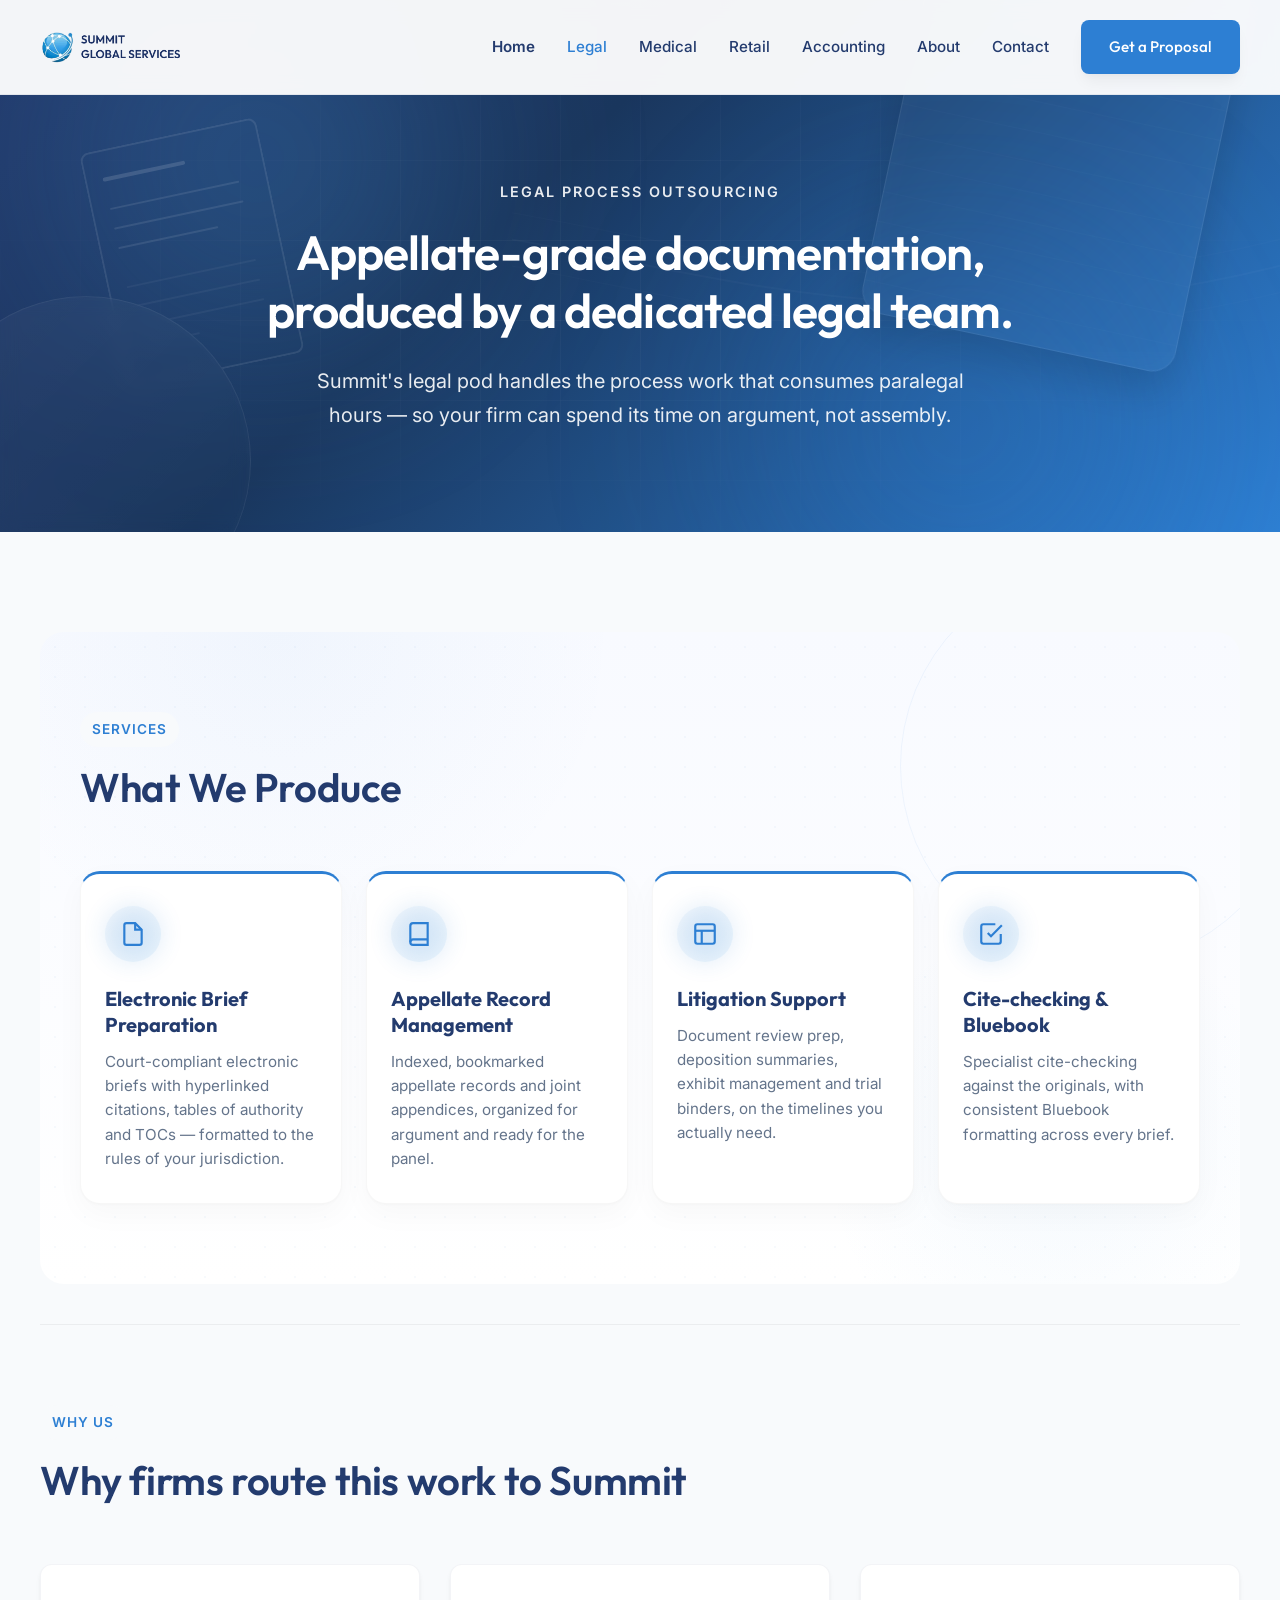
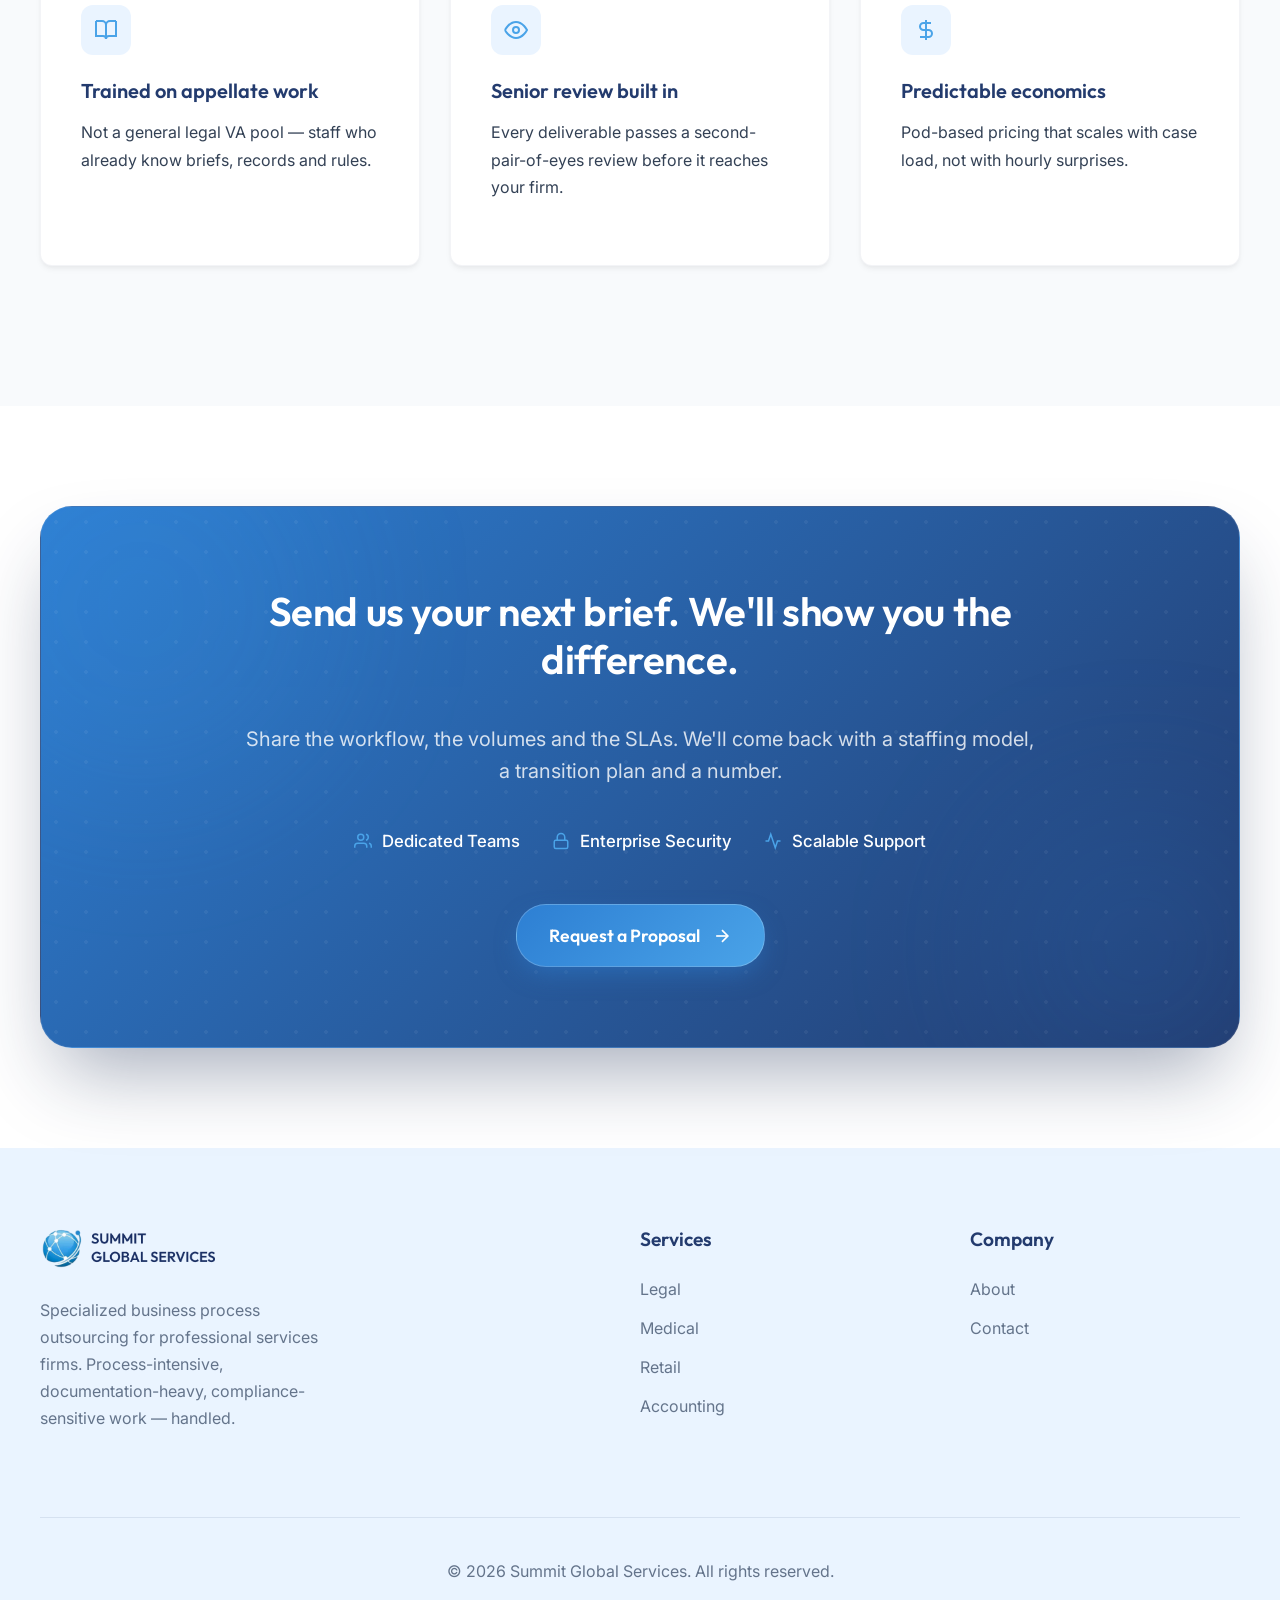
<file: legal-process-outsourcing.html>
<!DOCTYPE html>
<html lang="en">

<head>
    <meta charset="UTF-8">
    <meta name="viewport" content="width=device-width, initial-scale=1.0">
    <title>Legal Process Outsourcing — Summit Global Services</title>
    <meta name="description"
        content="Appellate-grade documentation produced by trained legal specialists — at a fraction of in-firm cost.">
    <link rel="stylesheet" href="styles.css">
</head>

<body>

    <!-- Navigation -->
    <nav class="navbar">
        <div class="container">
            <a href="index.html" class="nav-brand">
                <img src="asset/logo.png" alt="Summit Global Services Logo" style="height: 32px; width: auto;">
            </a>
            <button class="nav-toggle" aria-label="Toggle Navigation">
                <svg width="24" height="24" viewBox="0 0 24 24" fill="none" stroke="currentColor" stroke-width="2"><line x1="3" y1="12" x2="21" y2="12"></line><line x1="3" y1="6" x2="21" y2="6"></line><line x1="3" y1="18" x2="21" y2="18"></line></svg>
            </button>
            <div class="nav-links">
                <a href="index.html" class="nav-home-link">Home</a>
                <a href="legal-process-outsourcing.html">Legal</a>
                <a href="medical-records-summary.html">Medical</a>
                <a href="retail-back-office.html">Retail</a>
                <a href="accounting-tax-support.html">Accounting</a>
                <a href="about.html">About</a>
                <a href="contact.html">Contact</a>
                <a href="contact.html" class="btn btn-primary">Get a Proposal</a>
            </div>
        </div>
    </nav>

    <!-- Hero -->
    <section class="hero-service legal-premium-bg">
        <!-- Premium Background Elements -->
        <div class="legal-premium-mesh"></div>
        <div class="legal-premium-wave"></div>
        <div class="legal-premium-document"></div>
        <div class="legal-premium-shape-1"></div>
        <div class="legal-premium-shape-2"></div>


        <div class="container fade-in"
            style="display: flex; flex-direction: column; align-items: center; text-align: center; max-width: 900px; margin: 0 auto;">
            <p
                style="font-weight: 600; letter-spacing: 2px; text-transform: uppercase; font-size: 0.9rem; margin-bottom: 20px; opacity: 0.9;">
                Legal Process Outsourcing</p>

            <h1 style="max-width: 1100px; margin: 0 auto; text-wrap: balance; font-size: 3rem;">Appellate-grade
                documentation,
                <br>produced by a dedicated legal team.
            </h1>

            <p style="margin-top: 24px; max-width: 700px;">Summit's legal pod handles the process work that consumes
                paralegal hours — so your firm can spend its time on argument, not assembly.</p>

        </div>
    </section>

    <div class="container" style="background-color: var(--bg-offwhite);">
        <div class="page-layout" style="display: block;">

            <!-- Main Content Area -->
            <div class="content-area">

                <!-- What We Handle -->
                <section id="services" class="premium-services-bg">
                    <div class="premium-decorative-pattern"></div>
                    <div class="premium-decorative-line"></div>
                    <div class="fade-in mb-4" style="position: relative; z-index: 1;">
                        <span class="hero-badge" style="margin-bottom: 16px;">Services</span>
                        <h2>What We Produce</h2>
                    </div>

                    <div class="premium-services-grid grid-cols-4">
                        <div class="premium-service-card fade-in">
                            <div class="premium-icon-container">
                                <svg viewBox="0 0 24 24" fill="none" stroke="currentColor" stroke-width="2">
                                    <path d="M14 2H6a2 2 0 0 0-2 2v16a2 2 0 0 0 2 2h12a2 2 0 0 0 2-2V8z"></path>
                                    <polyline points="14 2 14 8 20 8"></polyline>
                                </svg>
                            </div>
                            <h3>Electronic Brief Preparation</h3>
                            <p>Court-compliant electronic briefs with hyperlinked citations, tables of authority and
                                TOCs — formatted to the rules of your jurisdiction.</p>
                        </div>
                        <div class="premium-service-card fade-in">
                            <div class="premium-icon-container">
                                <svg viewBox="0 0 24 24" fill="none" stroke="currentColor" stroke-width="2">
                                    <path d="M4 19.5A2.5 2.5 0 0 1 6.5 17H20"></path>
                                    <path d="M6.5 2H20v20H6.5A2.5 2.5 0 0 1 4 19.5v-15A2.5 2.5 0 0 1 6.5 2z"></path>
                                </svg>
                            </div>
                            <h3>Appellate Record Management</h3>
                            <p>Indexed, bookmarked appellate records and joint appendices, organized for argument and
                                ready for the panel.</p>
                        </div>
                        <div class="premium-service-card fade-in">
                            <div class="premium-icon-container">
                                <svg viewBox="0 0 24 24" fill="none" stroke="currentColor" stroke-width="2">
                                    <rect x="3" y="3" width="18" height="18" rx="2" ry="2"></rect>
                                    <line x1="3" y1="9" x2="21" y2="9"></line>
                                    <line x1="9" y1="21" x2="9" y2="9"></line>
                                </svg>
                            </div>
                            <h3>Litigation Support</h3>
                            <p>Document review prep, deposition summaries, exhibit management and trial binders, on the
                                timelines you actually need.</p>
                        </div>
                        <div class="premium-service-card fade-in">
                            <div class="premium-icon-container">
                                <svg viewBox="0 0 24 24" fill="none" stroke="currentColor" stroke-width="2">
                                    <polyline points="9 11 12 14 22 4"></polyline>
                                    <path d="M21 12v7a2 2 0 0 1-2 2H5a2 2 0 0 1-2-2V5a2 2 0 0 1 2-2h11"></path>
                                </svg>
                            </div>
                            <h3>Cite-checking & Bluebook</h3>
                            <p>Specialist cite-checking against the originals, with consistent Bluebook formatting
                                across every brief.</p>
                        </div>
                    </div>
                </section>

                <!-- Why Choose Us -->
                <section id="why-us" style="padding: 80px 0; border-top: 1px solid rgba(0,0,0,0.05);">
                    <div class="fade-in mb-5">
                        <span class="hero-badge" style="margin-bottom: 16px;">Why Us</span>
                        <h2>Why firms route this work to Summit</h2>
                    </div>

                    <div class="features-grid" style="grid-template-columns: repeat(auto-fit, minmax(250px, 1fr));">
                        <div class="feature-card fade-in">
                            <div class="feature-icon">
                                <svg width="24" height="24" viewBox="0 0 24 24" fill="none" stroke="currentColor"
                                    stroke-width="2">
                                    <path d="M2 3h6a4 4 0 0 1 4 4v14a3 3 0 0 0-3-3H2z"></path>
                                    <path d="M22 3h-6a4 4 0 0 0-4 4v14a3 3 0 0 1 3-3h7z"></path>
                                </svg>
                            </div>
                            <h3>Trained on appellate work</h3>
                            <p>Not a general legal VA pool — staff who already know briefs, records and rules.</p>
                        </div>
                        <div class="feature-card fade-in">
                            <div class="feature-icon">
                                <svg width="24" height="24" viewBox="0 0 24 24" fill="none" stroke="currentColor"
                                    stroke-width="2">
                                    <path d="M1 12s4-8 11-8 11 8 11 8-4 8-11 8-11-8-11-8z"></path>
                                    <circle cx="12" cy="12" r="3"></circle>
                                </svg>
                            </div>
                            <h3>Senior review built in</h3>
                            <p>Every deliverable passes a second-pair-of-eyes review before it reaches your firm.</p>
                        </div>
                        <div class="feature-card fade-in">
                            <div class="feature-icon">
                                <svg width="24" height="24" viewBox="0 0 24 24" fill="none" stroke="currentColor"
                                    stroke-width="2">
                                    <path d="M12 2v20M17 5H9.5a3.5 3.5 0 0 0 0 7h5a3.5 3.5 0 0 1 0 7H6"></path>
                                </svg>
                            </div>
                            <h3>Predictable economics</h3>
                            <p>Pod-based pricing that scales with case load, not with hourly surprises.</p>
                        </div>
                    </div>
                </section>



            </div>
        </div>
    </div>

    <!-- CTA Section -->
    <section class="section premium-cta-section" style="background-color: var(--bg-white);">
        <div class="container">
            <div class="premium-cta-container fade-in">
                <div class="cta-pattern"></div>
                <div class="cta-shape shape-1"></div>
                <div class="cta-shape shape-2"></div>

                <div class="cta-content relative z-10 text-center">
                    <h2>Send us your next brief. We'll show you the difference.</h2>
                    <p class="cta-description">Share the workflow, the volumes and the SLAs. We'll come back with a
                        staffing model, a transition plan and a number.</p>

                    <div class="cta-trust-indicators">
                        <span><svg width="18" height="18" viewBox="0 0 24 24" fill="none" stroke="currentColor"
                                stroke-width="2">
                                <path d="M17 21v-2a4 4 0 0 0-4-4H5a4 4 0 0 0-4 4v2"></path>
                                <circle cx="9" cy="7" r="4"></circle>
                                <path d="M23 21v-2a4 4 0 0 0-3-3.87"></path>
                                <path d="M16 3.13a4 4 0 0 1 0 7.75"></path>
                            </svg> Dedicated Teams</span>
                        <span><svg width="18" height="18" viewBox="0 0 24 24" fill="none" stroke="currentColor"
                                stroke-width="2">
                                <rect x="3" y="11" width="18" height="11" rx="2" ry="2"></rect>
                                <path d="M7 11V7a5 5 0 0 1 10 0v4"></path>
                            </svg> Enterprise Security</span>
                        <span><svg width="18" height="18" viewBox="0 0 24 24" fill="none" stroke="currentColor"
                                stroke-width="2">
                                <polyline points="22 12 18 12 15 21 9 3 6 12 2 12"></polyline>
                            </svg> Scalable Support</span>
                    </div>

                    <div class="cta-buttons">
                        <a href="contact.html" class="btn btn-gradient-glow">
                            Request a Proposal
                            <svg width="20" height="20" viewBox="0 0 24 24" fill="none" stroke="currentColor"
                                stroke-width="2">
                                <line x1="5" y1="12" x2="19" y2="12"></line>
                                <polyline points="12 5 19 12 12 19"></polyline>
                            </svg>
                        </a>
                    </div>
                </div>
            </div>
        </div>
    </section>

    <!-- Footer -->
    <footer class="footer">
        <div class="container">
            <div class="footer-grid">
                <div class="footer-brand">
                    <img src="asset/logo.png" alt="Summit Global Services Logo">
                    <p style="color: var(--text-light); max-width: 300px;">Specialized business process outsourcing for
                        professional services firms. Process-intensive, documentation-heavy, compliance-sensitive work —
                        handled.</p>
                </div>
                <div class="footer-links">
                    <h4>Services</h4>
                    <ul>
                        <li><a href="legal-process-outsourcing.html">Legal</a></li>
                        <li><a href="medical-records-summary.html">Medical</a></li>
                        <li><a href="retail-back-office.html">Retail</a></li>
                        <li><a href="accounting-tax-support.html">Accounting</a></li>
                    </ul>
                </div>
                <div class="footer-links">
                    <h4>Company</h4>
                    <ul>
                        <li><a href="about.html">About</a></li>
                        <li><a href="contact.html">Contact</a></li>
                    </ul>
                </div>
            </div>
            <div class="footer-bottom">
                <p>&copy; 2026 Summit Global Services. All rights reserved.</p>
            </div>
        </div>
    </footer>

    <script src="script.js"></script>
</body>

</html>
</file>
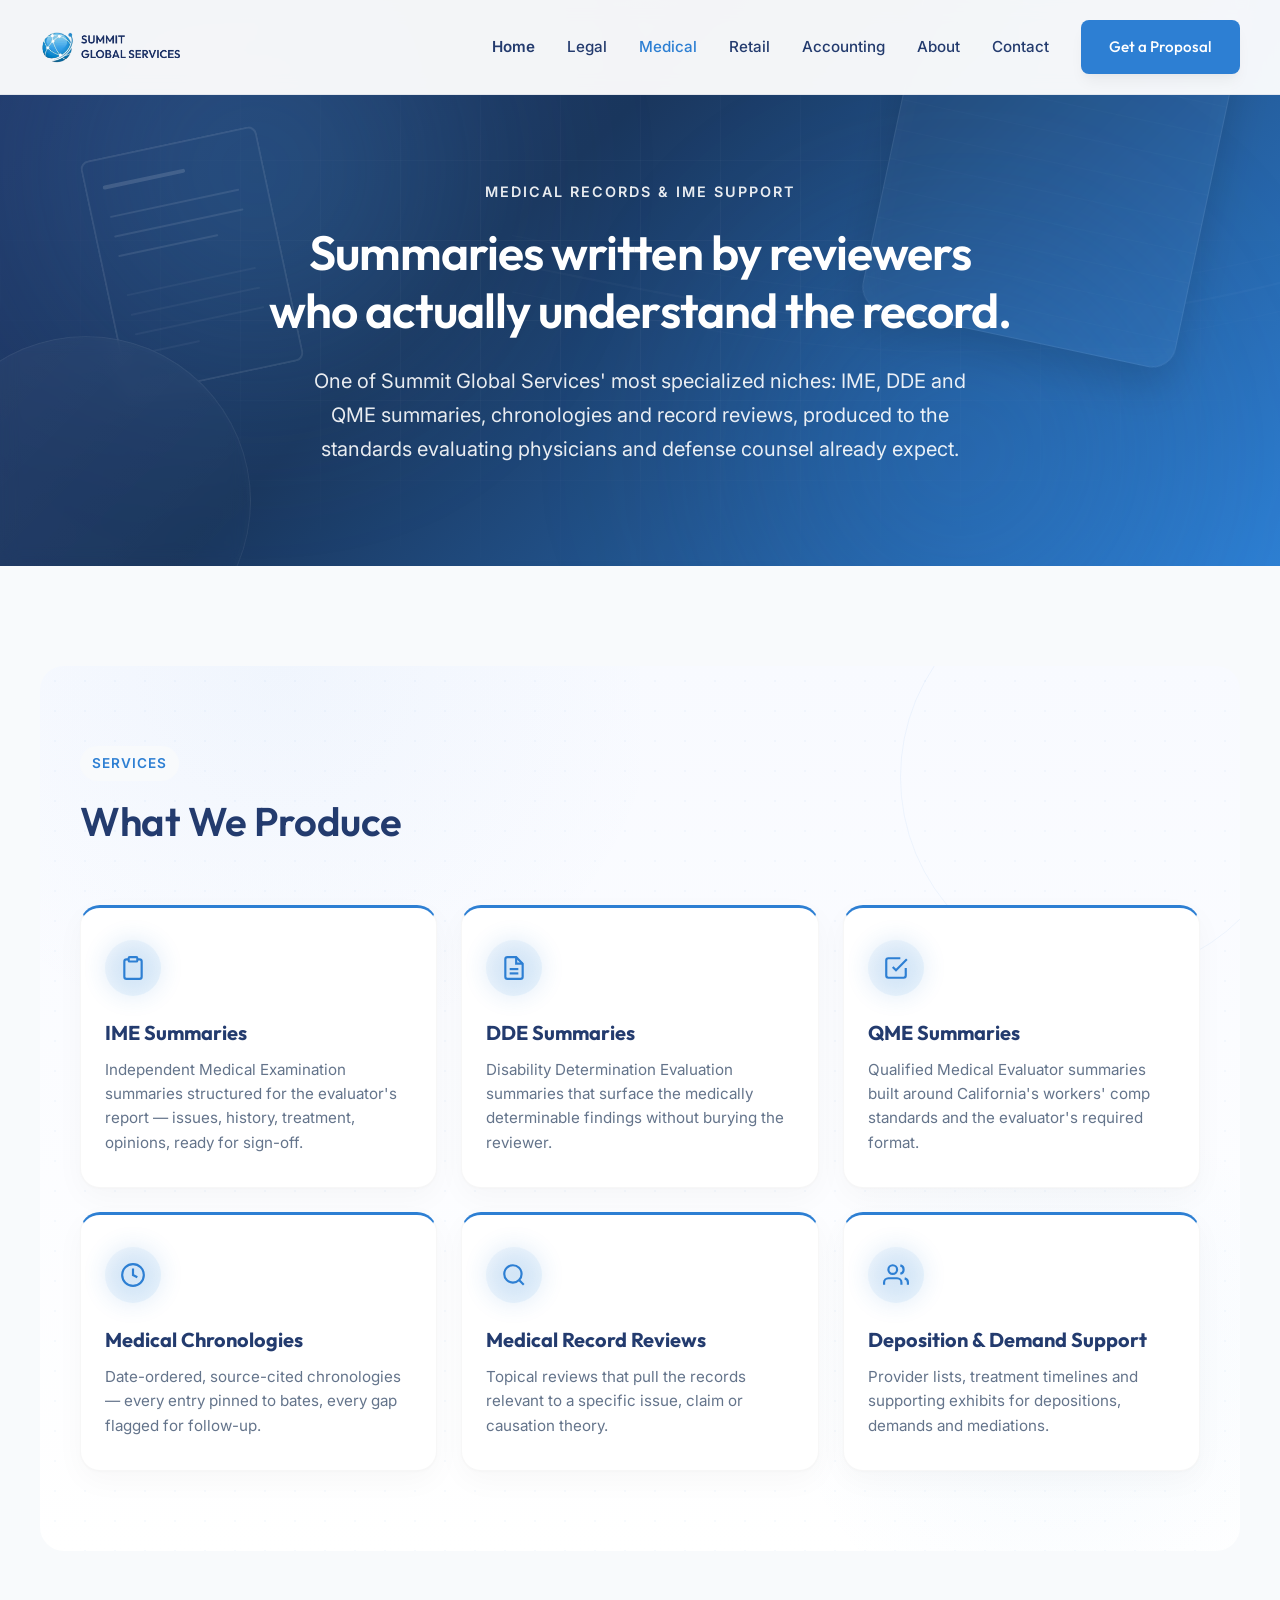
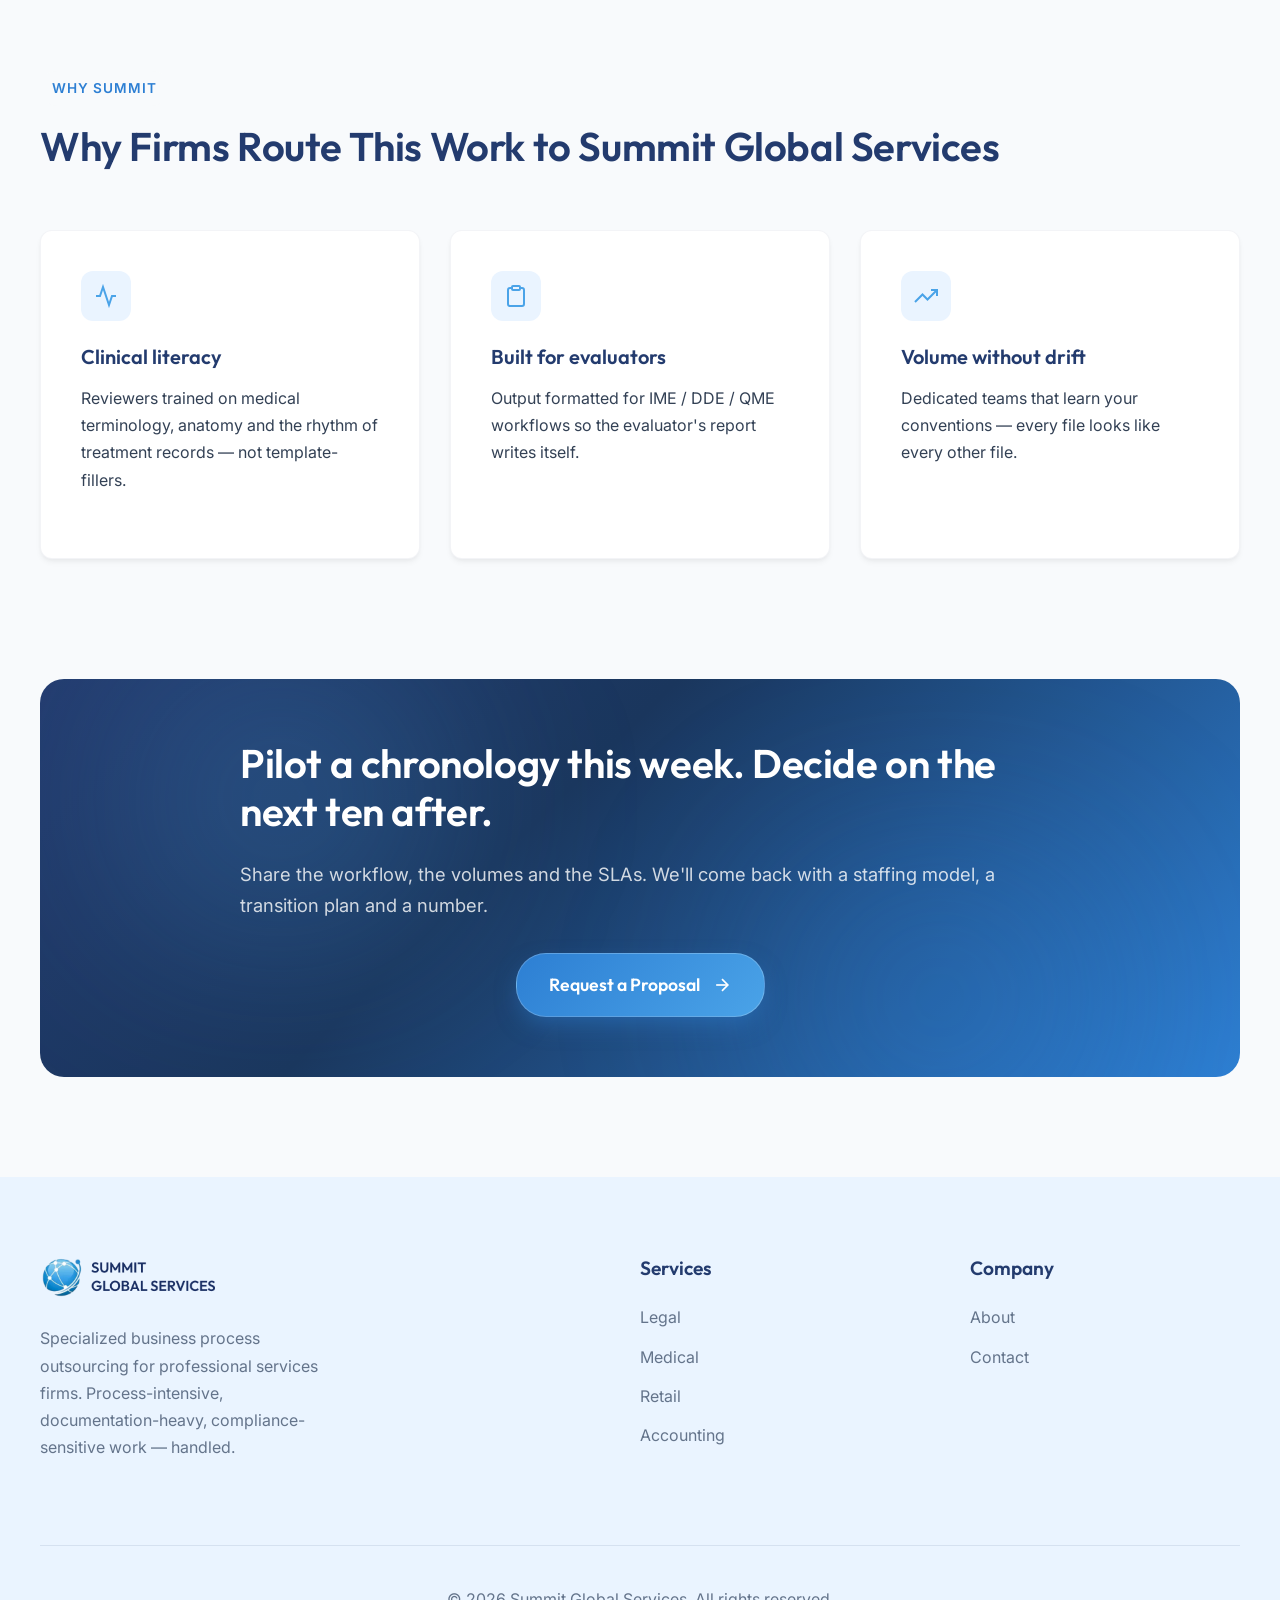
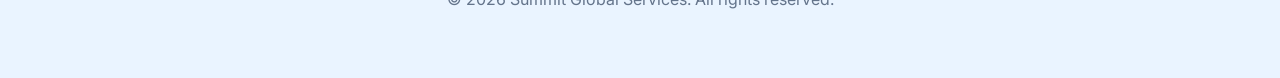
<file: medical-records-summary.html>
<!DOCTYPE html>
<html lang="en">
<head>
    <meta charset="UTF-8">
    <meta name="viewport" content="width=device-width, initial-scale=1.0">
    <title>Medical Records Summary Services — Summit Global Services</title>
    <meta name="description" content="Specialized medical summarization for evaluators and defense counsel. IME, DDE, QME summaries and chronologies.">
    <link rel="stylesheet" href="styles.css">
</head>
<body>

    <!-- Navigation -->
    <nav class="navbar">
        <div class="container">
            <a href="index.html" class="nav-brand">
                <img src="asset/logo.png" alt="Summit Global Services Logo" style="height: 32px; width: auto;">
            </a>
            <button class="nav-toggle" aria-label="Toggle Navigation">
                <svg width="24" height="24" viewBox="0 0 24 24" fill="none" stroke="currentColor" stroke-width="2"><line x1="3" y1="12" x2="21" y2="12"></line><line x1="3" y1="6" x2="21" y2="6"></line><line x1="3" y1="18" x2="21" y2="18"></line></svg>
            </button>
            <div class="nav-links">
                <a href="index.html" class="nav-home-link">Home</a>
                <a href="legal-process-outsourcing.html">Legal</a>
                <a href="medical-records-summary.html">Medical</a>
                <a href="retail-back-office.html">Retail</a>
                <a href="accounting-tax-support.html">Accounting</a>
                <a href="about.html">About</a>
                <a href="contact.html">Contact</a>
                <a href="contact.html" class="btn btn-primary">Get a Proposal</a>
            </div>
        </div>
    </nav>

    <!-- Hero -->
    <section class="hero-service legal-premium-bg">
        <!-- Premium Background Elements -->
        <div class="legal-premium-mesh"></div>
        <div class="legal-premium-wave"></div>
        <div class="legal-premium-document"></div>
        <div class="legal-premium-shape-1"></div>
        <div class="legal-premium-shape-2"></div>

        <div class="container fade-in"
            style="display: flex; flex-direction: column; align-items: center; text-align: center; max-width: 900px; margin: 0 auto;">
            <p style="font-weight: 600; letter-spacing: 2px; text-transform: uppercase; font-size: 0.9rem; margin-bottom: 20px; opacity: 0.9;">Medical Records & IME Support</p>
            <h1 style="max-width: 1100px; margin: 0 auto; text-wrap: balance; font-size: 3rem;">Summaries written by reviewers who actually understand the record.</h1>
            <p style="margin-top: 24px; max-width: 700px;">One of Summit Global Services' most specialized niches: IME, DDE and QME summaries, chronologies and record reviews, produced to the standards evaluating physicians and defense counsel already expect.</p>
        </div>
    </section>

    <div class="container" style="background-color: var(--bg-offwhite);">
        <div class="page-layout" style="display: block;">

            <!-- Main Content Area -->
            <div class="content-area">

                <!-- What We Produce -->
                <section id="services" class="premium-services-bg">
                    <div class="premium-decorative-pattern"></div>
                    <div class="premium-decorative-line"></div>
                    <div class="fade-in mb-4" style="position: relative; z-index: 1;">
                        <span class="hero-badge" style="margin-bottom: 16px;">Services</span>
                        <h2>What We Produce</h2>
                    </div>
                    <div class="premium-services-grid">
                        <div class="premium-service-card fade-in">
                            <div class="premium-icon-container">
                                <svg width="24" height="24" viewBox="0 0 24 24" fill="none" stroke="currentColor" stroke-width="2"><path d="M16 4h2a2 2 0 0 1 2 2v14a2 2 0 0 1-2 2H6a2 2 0 0 1-2-2V6a2 2 0 0 1 2-2h2"></path><rect x="8" y="2" width="8" height="4" rx="1" ry="1"></rect></svg>
                            </div>
                            <h3>IME Summaries</h3>
                            <p>Independent Medical Examination summaries structured for the evaluator's report — issues, history, treatment, opinions, ready for sign-off.</p>
                        </div>
                        <div class="premium-service-card fade-in">
                            <div class="premium-icon-container">
                                <svg width="24" height="24" viewBox="0 0 24 24" fill="none" stroke="currentColor" stroke-width="2"><path d="M14 2H6a2 2 0 0 0-2 2v16a2 2 0 0 0 2 2h12a2 2 0 0 0 2-2V8z"></path><polyline points="14 2 14 8 20 8"></polyline><line x1="16" y1="13" x2="8" y2="13"></line><line x1="16" y1="17" x2="8" y2="17"></line></svg>
                            </div>
                            <h3>DDE Summaries</h3>
                            <p>Disability Determination Evaluation summaries that surface the medically determinable findings without burying the reviewer.</p>
                        </div>
                        <div class="premium-service-card fade-in">
                            <div class="premium-icon-container">
                                <svg width="24" height="24" viewBox="0 0 24 24" fill="none" stroke="currentColor" stroke-width="2"><polyline points="9 11 12 14 22 4"></polyline><path d="M21 12v7a2 2 0 0 1-2 2H5a2 2 0 0 1-2-2V5a2 2 0 0 1 2-2h11"></path></svg>
                            </div>
                            <h3>QME Summaries</h3>
                            <p>Qualified Medical Evaluator summaries built around California's workers' comp standards and the evaluator's required format.</p>
                        </div>
                        <div class="premium-service-card fade-in">
                            <div class="premium-icon-container">
                                <svg width="24" height="24" viewBox="0 0 24 24" fill="none" stroke="currentColor" stroke-width="2"><circle cx="12" cy="12" r="10"></circle><polyline points="12 6 12 12 16 14"></polyline></svg>
                            </div>
                            <h3>Medical Chronologies</h3>
                            <p>Date-ordered, source-cited chronologies — every entry pinned to bates, every gap flagged for follow-up.</p>
                        </div>
                        <div class="premium-service-card fade-in">
                            <div class="premium-icon-container">
                                <svg width="24" height="24" viewBox="0 0 24 24" fill="none" stroke="currentColor" stroke-width="2"><circle cx="11" cy="11" r="8"></circle><line x1="21" y1="21" x2="16.65" y2="16.65"></line></svg>
                            </div>
                            <h3>Medical Record Reviews</h3>
                            <p>Topical reviews that pull the records relevant to a specific issue, claim or causation theory.</p>
                        </div>
                        <div class="premium-service-card fade-in">
                            <div class="premium-icon-container">
                                <svg width="24" height="24" viewBox="0 0 24 24" fill="none" stroke="currentColor" stroke-width="2"><path d="M17 21v-2a4 4 0 0 0-4-4H5a4 4 0 0 0-4 4v2"></path><circle cx="9" cy="7" r="4"></circle><path d="M23 21v-2a4 4 0 0 0-3-3.87"></path><path d="M16 3.13a4 4 0 0 1 0 7.75"></path></svg>
                            </div>
                            <h3>Deposition & Demand Support</h3>
                            <p>Provider lists, treatment timelines and supporting exhibits for depositions, demands and mediations.</p>
                        </div>
                    </div>
                </section>

                <!-- Why Firms Route This Work -->
                <section id="features" style="padding: 80px 0;">
                    <div class="fade-in mb-5" style="text-align: left;">
                        <span class="hero-badge" style="margin-bottom: 16px;">Why Summit</span>
                        <h2>Why Firms Route This Work to Summit Global Services</h2>
                    </div>
                    <div class="features-grid" style="grid-template-columns: repeat(3, 1fr);">
                        <div class="feature-card fade-in">
                            <div class="feature-icon">
                                <svg width="24" height="24" viewBox="0 0 24 24" fill="none" stroke="currentColor" stroke-width="2"><path d="M22 12h-4l-3 9L9 3l-3 9H2"></path></svg>
                            </div>
                            <h3>Clinical literacy</h3>
                            <p>Reviewers trained on medical terminology, anatomy and the rhythm of treatment records — not template-fillers.</p>
                        </div>
                        <div class="feature-card fade-in">
                            <div class="feature-icon">
                                <svg width="24" height="24" viewBox="0 0 24 24" fill="none" stroke="currentColor" stroke-width="2"><path d="M16 4h2a2 2 0 0 1 2 2v14a2 2 0 0 1-2 2H6a2 2 0 0 1-2-2V6a2 2 0 0 1 2-2h2"></path><rect x="8" y="2" width="8" height="4" rx="1" ry="1"></rect></svg>
                            </div>
                            <h3>Built for evaluators</h3>
                            <p>Output formatted for IME / DDE / QME workflows so the evaluator's report writes itself.</p>
                        </div>
                        <div class="feature-card fade-in">
                            <div class="feature-icon">
                                <svg width="24" height="24" viewBox="0 0 24 24" fill="none" stroke="currentColor" stroke-width="2"><polyline points="23 6 13.5 15.5 8.5 10.5 1 18"></polyline><polyline points="17 6 23 6 23 12"></polyline></svg>
                            </div>
                            <h3>Volume without drift</h3>
                            <p>Dedicated teams that learn your conventions — every file looks like every other file.</p>
                        </div>
                    </div>
                </section>



                <!-- CTA -->
                <section class="cta-section legal-premium-bg" style="border-radius: 24px; padding: 60px 40px; margin: 40px 0; overflow: hidden; position: relative;">
                    <div class="legal-premium-mesh" style="opacity: 0.1;"></div>
                    <div class="fade-in" style="position: relative; z-index: 1;">
                        <div class="cta-content">
                            <h2>Pilot a chronology this week. Decide on the next ten after.</h2>
                            <p style="margin: 16px 0 32px; color: rgba(255,255,255,0.8); font-size: 1.15rem;">Share the workflow, the volumes and the SLAs. We'll come back with a staffing model, a transition plan and a number.</p>
                            
                            <div class="cta-buttons">
                                <a href="contact.html" class="btn btn-gradient-glow">
                                    Request a Proposal
                                    <svg width="20" height="20" viewBox="0 0 24 24" fill="none" stroke="currentColor" stroke-width="2">
                                        <line x1="5" y1="12" x2="19" y2="12"></line>
                                        <polyline points="12 5 19 12 12 19"></polyline>
                                    </svg>
                                </a>
                            </div>
                        </div>
                    </div>
                </section>

            </div>
        </div>
    </div>

    <!-- Footer -->
    <footer class="footer">
        <div class="container">
            <div class="footer-grid">
                <div class="footer-brand">
                    <img src="asset/logo.png" alt="Summit Global Services Logo">
                                        <p style="color: var(--text-light); max-width: 300px;">Specialized business process outsourcing for professional services firms. Process-intensive, documentation-heavy, compliance-sensitive work — handled.</p>
                </div>
                <div class="footer-links">
                    <h4>Services</h4>
                    <ul>
                        <li><a href="legal-process-outsourcing.html">Legal</a></li>
                        <li><a href="medical-records-summary.html">Medical</a></li>
                        <li><a href="retail-back-office.html">Retail</a></li>
                        <li><a href="accounting-tax-support.html">Accounting</a></li>
                    </ul>
                </div>
                <div class="footer-links">
                    <h4>Company</h4>
                    <ul>
                        <li><a href="about.html">About</a></li>
                        <li><a href="contact.html">Contact</a></li>
                    </ul>
                </div>
            </div>
            <div class="footer-bottom">
                <p>&copy; 2026 Summit Global Services. All rights reserved.</p>
            </div>
        </div>
    </footer>

    <script src="script.js"></script>
</body>
</html>
</file>
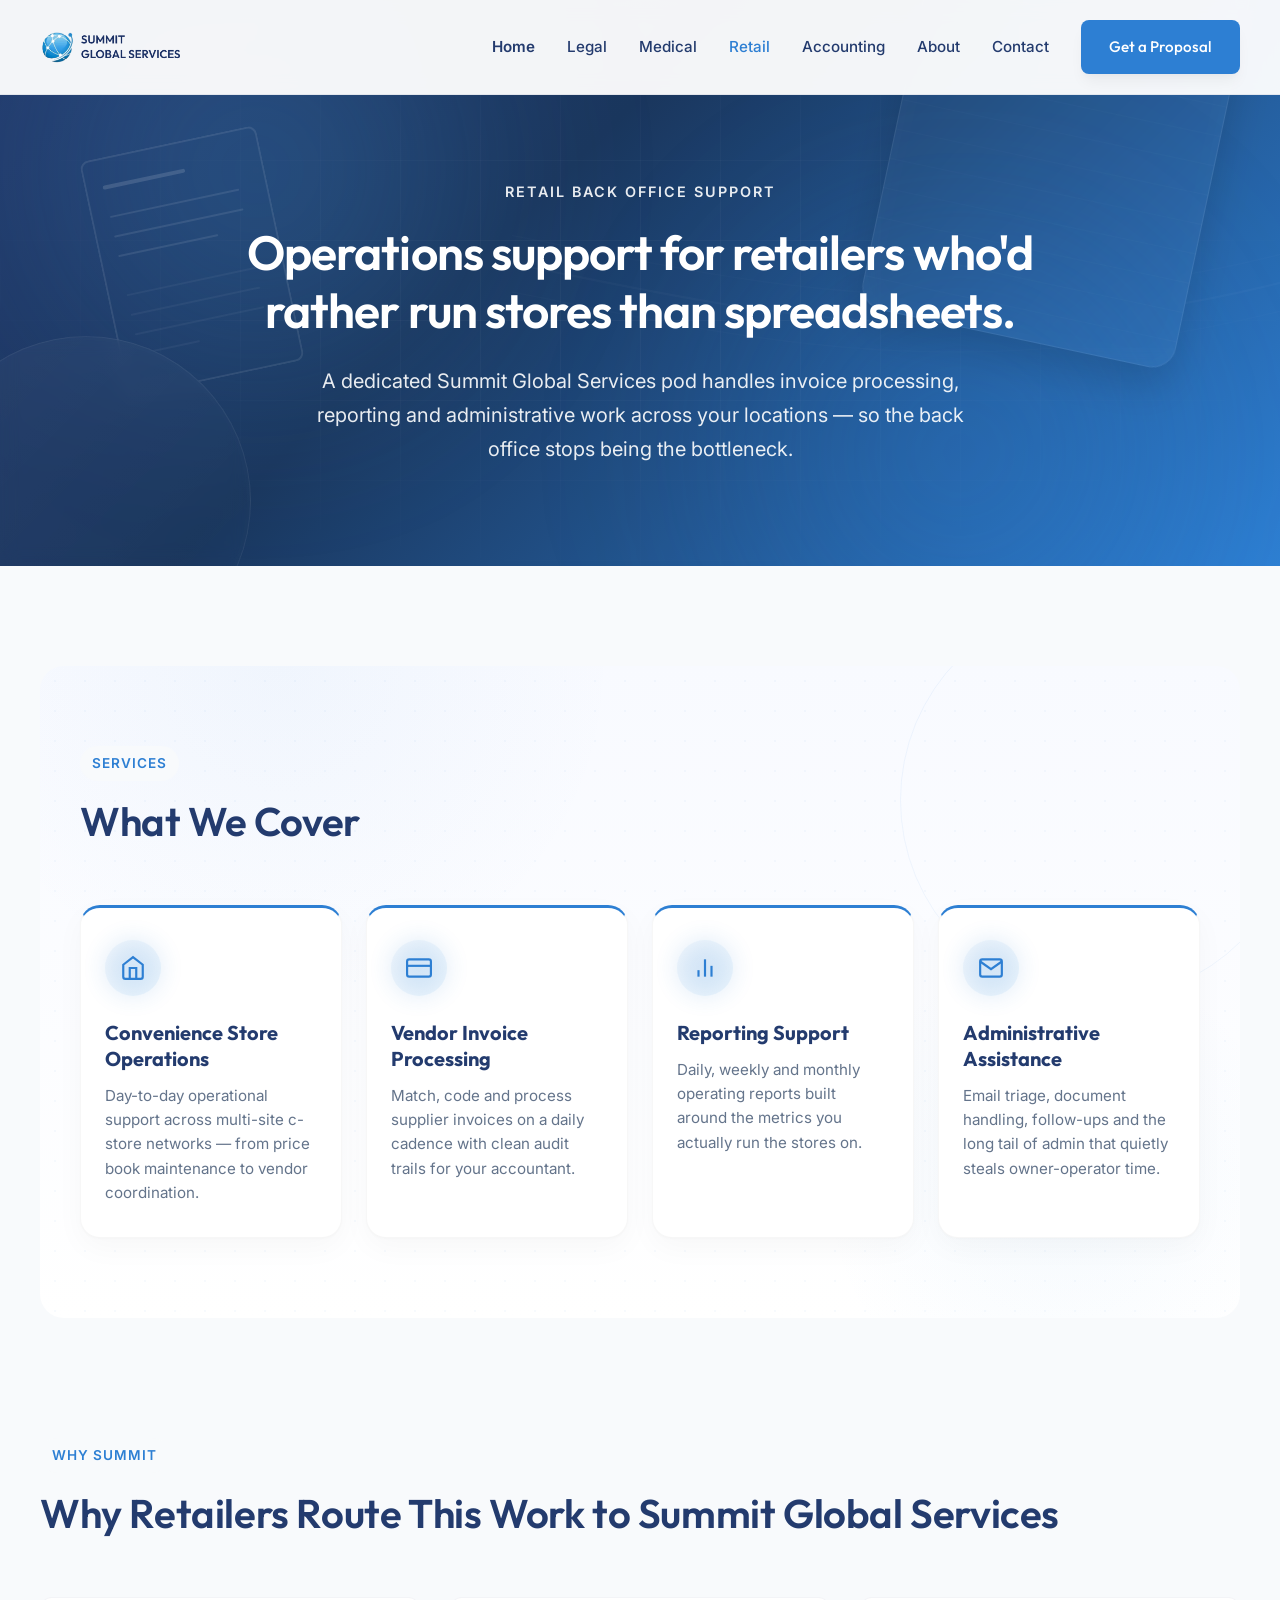
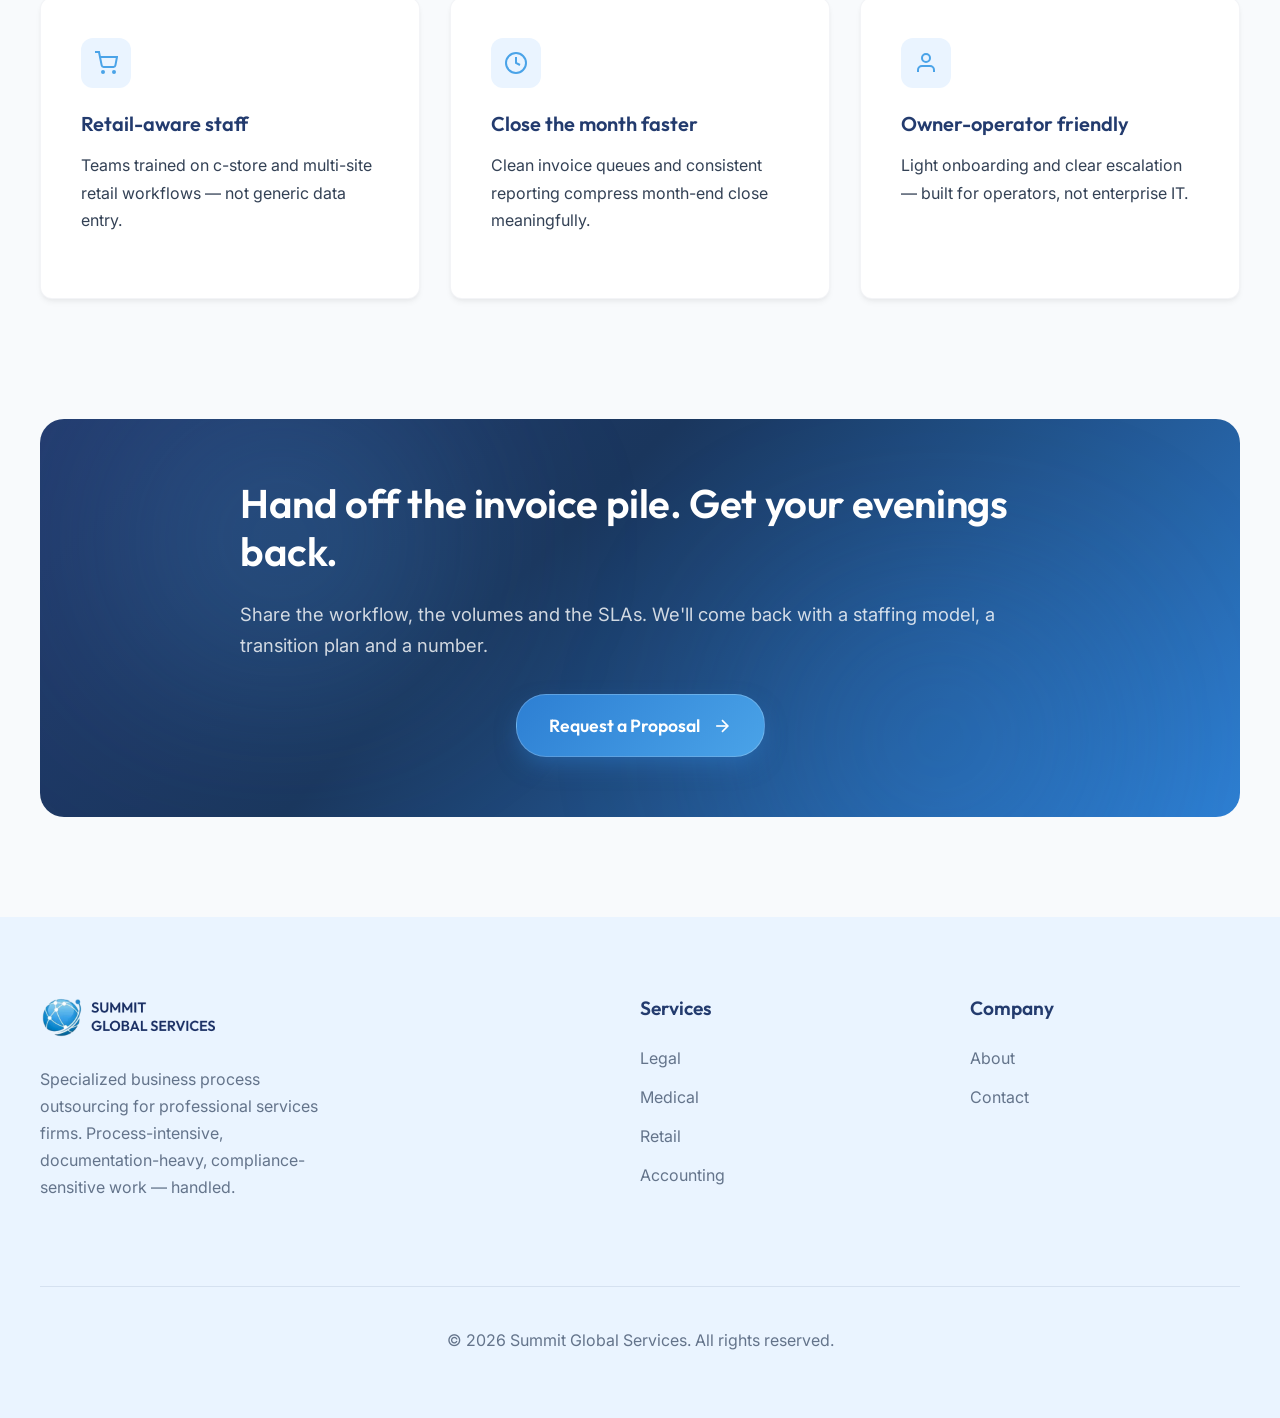
<file: retail-back-office.html>
<!DOCTYPE html>
<html lang="en">
<head>
    <meta charset="UTF-8">
    <meta name="viewport" content="width=device-width, initial-scale=1.0">
    <title>Retail Back Office Support — Summit Global Services</title>
    <meta name="description" content="Back-office operations for multi-site and independent retail. Vendor invoice processing, reporting and administrative support.">
    <link rel="stylesheet" href="styles.css">
</head>
<body>

    <!-- Navigation -->
    <nav class="navbar">
        <div class="container">
            <a href="index.html" class="nav-brand">
                <img src="asset/logo.png" alt="Summit Global Services Logo" style="height: 32px; width: auto;">
            </a>
            <button class="nav-toggle" aria-label="Toggle Navigation">
                <svg width="24" height="24" viewBox="0 0 24 24" fill="none" stroke="currentColor" stroke-width="2"><line x1="3" y1="12" x2="21" y2="12"></line><line x1="3" y1="6" x2="21" y2="6"></line><line x1="3" y1="18" x2="21" y2="18"></line></svg>
            </button>
            <div class="nav-links">
                <a href="index.html" class="nav-home-link">Home</a>
                <a href="legal-process-outsourcing.html">Legal</a>
                <a href="medical-records-summary.html">Medical</a>
                <a href="retail-back-office.html">Retail</a>
                <a href="accounting-tax-support.html">Accounting</a>
                <a href="about.html">About</a>
                <a href="contact.html">Contact</a>
                <a href="contact.html" class="btn btn-primary">Get a Proposal</a>
            </div>
        </div>
    </nav>

    <!-- Hero -->
    <section class="hero-service legal-premium-bg">
        <!-- Premium Background Elements -->
        <div class="legal-premium-mesh"></div>
        <div class="legal-premium-wave"></div>
        <div class="legal-premium-document"></div>
        <div class="legal-premium-shape-1"></div>
        <div class="legal-premium-shape-2"></div>

        <div class="container fade-in"
            style="display: flex; flex-direction: column; align-items: center; text-align: center; max-width: 900px; margin: 0 auto;">
            <p style="font-weight: 600; letter-spacing: 2px; text-transform: uppercase; font-size: 0.9rem; margin-bottom: 20px; opacity: 0.9;">Retail Back Office Support</p>
            <h1 style="max-width: 1100px; margin: 0 auto; text-wrap: balance; font-size: 3rem;">Operations support for retailers who'd rather run stores than spreadsheets.</h1>
            <p style="margin-top: 24px; max-width: 700px;">A dedicated Summit Global Services pod handles invoice processing, reporting and administrative work across your locations — so the back office stops being the bottleneck.</p>
        </div>
    </section>

    <div class="container" style="background-color: var(--bg-offwhite);">
        <div class="page-layout" style="display: block;">

            <!-- Main Content Area -->
            <div class="content-area">

                <!-- What We Cover -->
                <section id="services" class="premium-services-bg">
                    <div class="premium-decorative-pattern"></div>
                    <div class="premium-decorative-line"></div>
                    <div class="fade-in mb-4" style="position: relative; z-index: 1;">
                        <span class="hero-badge" style="margin-bottom: 16px;">Services</span>
                        <h2>What We Cover</h2>
                    </div>
                    <div class="premium-services-grid grid-cols-4">
                        <div class="premium-service-card fade-in">
                            <div class="premium-icon-container">
                                <svg width="24" height="24" viewBox="0 0 24 24" fill="none" stroke="currentColor" stroke-width="2"><path d="M3 9l9-7 9 7v11a2 2 0 0 1-2 2H5a2 2 0 0 1-2-2z"></path><polyline points="9 22 9 12 15 12 15 22"></polyline></svg>
                            </div>
                            <h3>Convenience Store Operations</h3>
                            <p>Day-to-day operational support across multi-site c-store networks — from price book maintenance to vendor coordination.</p>
                        </div>
                        <div class="premium-service-card fade-in">
                            <div class="premium-icon-container">
                                <svg width="24" height="24" viewBox="0 0 24 24" fill="none" stroke="currentColor" stroke-width="2"><rect x="1" y="4" width="22" height="16" rx="2" ry="2"></rect><line x1="1" y1="10" x2="23" y2="10"></line></svg>
                            </div>
                            <h3>Vendor Invoice Processing</h3>
                            <p>Match, code and process supplier invoices on a daily cadence with clean audit trails for your accountant.</p>
                        </div>
                        <div class="premium-service-card fade-in">
                            <div class="premium-icon-container">
                                <svg width="24" height="24" viewBox="0 0 24 24" fill="none" stroke="currentColor" stroke-width="2"><line x1="18" y1="20" x2="18" y2="10"></line><line x1="12" y1="20" x2="12" y2="4"></line><line x1="6" y1="20" x2="6" y2="14"></line></svg>
                            </div>
                            <h3>Reporting Support</h3>
                            <p>Daily, weekly and monthly operating reports built around the metrics you actually run the stores on.</p>
                        </div>
                        <div class="premium-service-card fade-in">
                            <div class="premium-icon-container">
                                <svg width="24" height="24" viewBox="0 0 24 24" fill="none" stroke="currentColor" stroke-width="2"><path d="M4 4h16c1.1 0 2 .9 2 2v12c0 1.1-.9 2-2 2H4c-1.1 0-2-.9-2-2V6c0-1.1.9-2 2-2z"></path><polyline points="22,6 12,13 2,6"></polyline></svg>
                            </div>
                            <h3>Administrative Assistance</h3>
                            <p>Email triage, document handling, follow-ups and the long tail of admin that quietly steals owner-operator time.</p>
                        </div>
                    </div>
                </section>

                <!-- Why Firms Route This Work -->
                <section id="features" style="padding: 80px 0;">
                    <div class="fade-in mb-5" style="text-align: left;">
                        <span class="hero-badge" style="margin-bottom: 16px;">Why Summit</span>
                        <h2>Why Retailers Route This Work to Summit Global Services</h2>
                    </div>
                    <div class="features-grid" style="grid-template-columns: repeat(3, 1fr);">
                        <div class="feature-card fade-in">
                            <div class="feature-icon">
                                <svg width="24" height="24" viewBox="0 0 24 24" fill="none" stroke="currentColor" stroke-width="2"><circle cx="9" cy="21" r="1"></circle><circle cx="20" cy="21" r="1"></circle><path d="M1 1h4l2.68 13.39a2 2 0 0 0 2 1.61h9.72a2 2 0 0 0 2-1.61L23 6H6"></path></svg>
                            </div>
                            <h3>Retail-aware staff</h3>
                            <p>Teams trained on c-store and multi-site retail workflows — not generic data entry.</p>
                        </div>
                        <div class="feature-card fade-in">
                            <div class="feature-icon">
                                <svg width="24" height="24" viewBox="0 0 24 24" fill="none" stroke="currentColor" stroke-width="2"><circle cx="12" cy="12" r="10"></circle><polyline points="12 6 12 12 16 14"></polyline></svg>
                            </div>
                            <h3>Close the month faster</h3>
                            <p>Clean invoice queues and consistent reporting compress month-end close meaningfully.</p>
                        </div>
                        <div class="feature-card fade-in">
                            <div class="feature-icon">
                                <svg width="24" height="24" viewBox="0 0 24 24" fill="none" stroke="currentColor" stroke-width="2"><path d="M20 21v-2a4 4 0 0 0-4-4H8a4 4 0 0 0-4 4v2"></path><circle cx="12" cy="7" r="4"></circle></svg>
                            </div>
                            <h3>Owner-operator friendly</h3>
                            <p>Light onboarding and clear escalation — built for operators, not enterprise IT.</p>
                        </div>
                    </div>
                </section>



                <!-- CTA -->
                <section class="cta-section legal-premium-bg" style="border-radius: 24px; padding: 60px 40px; margin: 40px 0; overflow: hidden; position: relative;">
                    <div class="legal-premium-mesh" style="opacity: 0.1;"></div>
                    <div class="fade-in" style="position: relative; z-index: 1;">
                        <div class="cta-content">
                            <h2>Hand off the invoice pile. Get your evenings back.</h2>
                            <p style="margin: 16px 0 32px; color: rgba(255,255,255,0.8); font-size: 1.15rem;">Share the workflow, the volumes and the SLAs. We'll come back with a staffing model, a transition plan and a number.</p>
                            
                            <div class="cta-buttons">
                                <a href="contact.html" class="btn btn-gradient-glow">
                                    Request a Proposal
                                    <svg width="20" height="20" viewBox="0 0 24 24" fill="none" stroke="currentColor" stroke-width="2">
                                        <line x1="5" y1="12" x2="19" y2="12"></line>
                                        <polyline points="12 5 19 12 12 19"></polyline>
                                    </svg>
                                </a>
                            </div>
                        </div>
                    </div>
                </section>

            </div>
        </div>
    </div>

    <!-- Footer -->
    <footer class="footer">
        <div class="container">
            <div class="footer-grid">
                <div class="footer-brand">
                    <img src="asset/logo.png" alt="Summit Global Services Logo">
                                        <p style="color: var(--text-light); max-width: 300px;">Specialized business process outsourcing for professional services firms. Process-intensive, documentation-heavy, compliance-sensitive work — handled.</p>
                </div>
                <div class="footer-links">
                    <h4>Services</h4>
                    <ul>
                        <li><a href="legal-process-outsourcing.html">Legal</a></li>
                        <li><a href="medical-records-summary.html">Medical</a></li>
                        <li><a href="retail-back-office.html">Retail</a></li>
                        <li><a href="accounting-tax-support.html">Accounting</a></li>
                    </ul>
                </div>
                <div class="footer-links">
                    <h4>Company</h4>
                    <ul>
                        <li><a href="about.html">About</a></li>
                        <li><a href="contact.html">Contact</a></li>
                    </ul>
                </div>
            </div>
            <div class="footer-bottom">
                <p>&copy; 2026 Summit Global Services. All rights reserved.</p>
            </div>
        </div>
    </footer>

    <script src="script.js"></script>
</body>
</html>
</file>
<file: styles.css>
/* =========================================
   Summit Global Services - Master Stylesheet
   Theme: Professional Blue & White Corporate
   ========================================= */

@import url('https://fonts.googleapis.com/css2?family=Inter:wght@300;400;500;600;700&family=Outfit:wght@300;400;500;600;700&display=swap');

:root {
    /* Color Palette - User Provided */
    --primary-color: #2D7FD3;
    /* Primary Blue */
    --primary-dark: #233B6E;
    /* Dark Blue (Headings) */
    --primary-light: #4AA3E8;
    /* Sky Blue Accent (Hovers) */
    --primary-bg-light: #EAF4FF;
    /* Light Blue (Hover/Background) */
    --accent-color: #4AA3E8;
    /* Sky Blue Accent */

    --bg-white: #FFFFFF;
    --bg-offwhite: #F8FAFC;
    /* Light Gray Background */
    --bg-gray: #EAF4FF;
    /* Light Blue Background */

    --text-main: #334155;
    --text-heading: #233B6E;
    /* Dark Blue Headings */
    --text-light: #64748b;

    /* Gradients */
    --gradient-primary: linear-gradient(135deg, #2D7FD3 0%, #4AA3E8 100%);
    --gradient-hero: linear-gradient(to right, rgba(35, 59, 110, 0.95), rgba(45, 127, 211, 0.85));

    /* Layout & Shadows */
    --shadow-sm: 0 4px 6px -1px rgba(0, 0, 0, 0.05), 0 2px 4px -1px rgba(0, 0, 0, 0.03);
    --shadow-md: 0 10px 15px -3px rgba(0, 0, 0, 0.05), 0 4px 6px -2px rgba(0, 0, 0, 0.025);
    --shadow-lg: 0 20px 25px -5px rgba(0, 0, 0, 0.05), 0 10px 10px -5px rgba(0, 0, 0, 0.02);
    --border-radius: 12px;
    --border-radius-lg: 20px;
    --transition: all 0.3s cubic-bezier(0.4, 0, 0.2, 1);
}

* {
    margin: 0;
    padding: 0;
    box-sizing: border-box;
}

body {
    font-family: 'Inter', sans-serif;
    color: var(--text-main);
    background-color: var(--bg-white);
    line-height: 1.7;
    font-size: 16px;
    -webkit-font-smoothing: antialiased;
}

h1,
h2,
h3,
h4,
h5,
h6 {
    font-family: 'Outfit', sans-serif;
    color: var(--text-heading);
    line-height: 1.2;
    font-weight: 600;
}

h1 {
    font-size: 3.5rem;
    letter-spacing: -0.02em;
}

h2 {
    font-size: 2.5rem;
    letter-spacing: -0.01em;
    margin-bottom: 1.5rem;
}

h3 {
    font-size: 1.75rem;
    margin-bottom: 1rem;
}

p {
    margin-bottom: 1.5rem;
}

a {
    text-decoration: none;
    color: var(--primary-light);
    transition: var(--transition);
}

a:hover {
    color: var(--primary-color);
}

/* =========================================
   Layout & Utilities
   ========================================= */
.container {
    width: 100%;
    max-width: 1440px;
    /* Widened for 4-column large cards */
    margin: 0 auto;
    padding: 0 40px;
    /* Increased side padding */
}

.section {
    padding: 100px 0;
}

.section-light {
    background-color: var(--bg-offwhite);
}

.section-dark {
    background-color: var(--primary-dark);
    color: white;
}

.section-dark h2,
.section-dark h3 {
    color: white;
}

.text-center {
    text-align: center;
}

.mt-4 {
    margin-top: 2rem;
}

.mb-4 {
    margin-bottom: 2rem;
}

/* =========================================
   Buttons
   ========================================= */
.btn {
    display: inline-flex;
    align-items: center;
    justify-content: center;
    padding: 14px 28px;
    border-radius: 8px;
    font-weight: 600;
    font-family: 'Outfit', sans-serif;
    transition: var(--transition);
    cursor: pointer;
    border: none;
    font-size: 1rem;
}

.btn-primary {
    background: var(--primary-color);
    color: #FFFFFF !important;
    box-shadow: var(--shadow-md);
}

.btn-primary:hover {
    transform: translateY(-2px);
    box-shadow: var(--shadow-lg);
    color: #FFFFFF !important;
}

.btn-outline {
    background: transparent;
    color: var(--primary-color);
    border: 2px solid var(--primary-color);
}

.btn-outline:hover {
    background: var(--primary-color);
    color: white;
}

/* =========================================
   Navigation
   ========================================= */
.navbar {
    position: fixed;
    top: 0;
    width: 100%;
    background: rgba(255, 255, 255, 0.95);
    backdrop-filter: blur(10px);
    border-bottom: 1px solid rgba(30, 50, 100, 0.08);
    z-index: 1000;
    transition: var(--transition);
    padding: 20px 0;
}

.navbar .container {
    display: flex;
    justify-content: space-between;
    align-items: center;
}

.nav-brand {
    font-family: 'Outfit', sans-serif;
    font-size: 1.5rem;
    font-weight: 700;
    color: var(--primary-color);
    display: flex;
    align-items: center;
    gap: 10px;
}

.nav-links {
    display: flex;
    gap: 32px;
    align-items: center;
}

.nav-links a {
    color: var(--text-heading);
    font-weight: 500;
    font-size: 0.95rem;
    position: relative;
    text-decoration: none;
}

/* Hover: Smooth underline animation */
.nav-links a:not(.btn)::before {
    content: '';
    position: absolute;
    bottom: -4px;
    left: 0;
    width: 0;
    height: 2px;
    background-color: var(--primary-light);
    transition: width 0.3s ease;
}

.nav-links a:hover:not(.btn)::before {
    width: 100%;
}

/* Active State: Highlight using primary brand color */
.nav-links a.active {
    color: var(--primary-color) !important;
}

.nav-links a:hover {
    color: var(--primary-light);
}

/* Specifically for the Home link to stand out slightly */
.nav-home-link {
    font-weight: 600 !important;
}

.nav-toggle {
    display: none;
    font-size: 1.5rem;
    background: none;
    border: none;
    color: var(--text-heading);
    cursor: pointer;
}

/* =========================================
   Hero Section (Split Layout)
   ========================================= */
.hero-split {
    position: relative;
    display: flex;
    align-items: center;
    min-height: 95vh;
    padding: 180px 0;
    background-color: var(--bg-white);
}

.hero-split-bg-left {
    position: absolute;
    top: 0;
    left: 0;
    width: 35%;
    height: 100%;
    background-color: var(--primary-color);
    z-index: 0;
}

.modern-mesh-bg {
    background: linear-gradient(135deg, #f8fafc 0%, #e0efff 50%, #d1e8ff 100%);
    overflow: hidden;
}

.mesh-blob {
    position: absolute;
    border-radius: 50%;
    filter: blur(80px);
    opacity: 0.5;
    animation: floatBlob 15s infinite alternate ease-in-out;
}

.blob-1 {
    width: 600px;
    height: 600px;
    background: #a8d1ff;
    top: -200px;
    left: -200px;
    animation-delay: 0s;
}

.blob-2 {
    width: 500px;
    height: 500px;
    background: #eaf4ff;
    bottom: -150px;
    right: -250px;
    animation-delay: -5s;
    animation-duration: 20s;
}

.blob-3 {
    width: 450px;
    height: 450px;
    background: #60a5fa;
    top: 40%;
    left: 10%;
    opacity: 0.3;
    animation-delay: -10s;
    animation-duration: 25s;
}

.dot-pattern-overlay {
    position: absolute;
    top: 0;
    left: 0;
    width: 100%;
    height: 100%;
    background-image: radial-gradient(rgba(45, 127, 211, 0.1) 2px, transparent 2px);
    background-size: 30px 30px;
    z-index: 1;
    opacity: 0.6;
}

@keyframes floatBlob {
    0% {
        transform: translate(0, 0) scale(1);
    }

    33% {
        transform: translate(40px, -40px) scale(1.05);
    }

    66% {
        transform: translate(-30px, 30px) scale(0.95);
    }

    100% {
        transform: translate(0, 0) scale(1);
    }
}

.hero-split-bg-right {
    position: absolute;
    top: 0;
    right: 0;
    width: 65%;
    height: 100%;
    background: url('https://images.unsplash.com/photo-1600880292203-757bb62b4baf?auto=format&fit=crop&q=80') center/cover no-repeat;
    z-index: 0;
}

.hero-split-bg-right::before {
    content: '';
    position: absolute;
    top: 0;
    left: 0;
    right: 0;
    bottom: 0;
    background: rgba(35, 59, 110, 0.4);
    /* Dark blue overlay for contrast */
}

.hero-split .container {
    position: relative;
    z-index: 10;
    display: flex;
    justify-content: flex-start;
}

.hero-overlap-card {
    background: var(--bg-white);
    padding: 70px 60px;
    border-radius: var(--border-radius);
    box-shadow: 0 25px 50px -12px rgba(0, 0, 0, 0.15), 0 0 60px rgba(45, 127, 211, 0.25);
    max-width: 850px;
    margin-right: -100px;
    /* Causes the overlap effect */
    position: relative;
}

.hero-badge {
    display: inline-block;
    padding: 6px 12px;
    background-color: var(--bg-offwhite);
    color: var(--primary-color);
    font-weight: 600;
    font-size: 0.85rem;
    text-transform: uppercase;
    letter-spacing: 1px;
    border-radius: 20px;
    margin-bottom: 24px;
}

.hero-overlap-card h1 {
    font-size: 3.5rem;
    line-height: 1.1;
    margin-bottom: 24px;
    color: var(--primary-dark);
}

.hero-overlap-card h1 .highlight {
    color: var(--primary-color);
}

/* Rotating Text Animation */
.rotating-text-wrapper {
    display: block;
    position: relative;
    width: 100%;
    vertical-align: bottom;
    min-height: 1.2em;
}

.typing-text {
    color: var(--primary-color);
    white-space: normal;
}

/* Typing cursor blink */
.rotating-text-wrapper::after {
    content: '|';
    color: var(--primary-color);
    animation: cursorBlink 1s step-end infinite;
    font-weight: 300;
    margin-left: 2px;
}

@keyframes cursorBlink {

    0%,
    100% {
        opacity: 1;
    }

    50% {
        opacity: 0;
    }
}

.hero-overlap-card p {
    font-size: 1.1rem;
    color: var(--text-light);
    margin-bottom: 40px;
}

.hero-overlap-btns {
    display: flex;
    gap: 24px;
    align-items: center;
}

.btn-play {
    display: flex;
    align-items: center;
    gap: 12px;
    color: var(--text-heading);
    font-weight: 600;
    font-family: 'Outfit', sans-serif;
    transition: var(--transition);
    cursor: pointer;
    background: none;
    border: none;
    font-size: 1rem;
}

.btn-play .play-icon {
    width: 48px;
    height: 48px;
    border-radius: 50%;
    border: 1px solid var(--bg-gray);
    display: flex;
    align-items: center;
    justify-content: center;
    color: var(--primary-color);
    transition: var(--transition);
}

.btn-play:hover .play-icon {
    background: var(--primary-color);
    color: white;
    border-color: var(--primary-color);
    transform: scale(1.05);
}

.btn-play:hover {
    color: var(--primary-color);
}

/* Service Hero Pages */
.hero-service {
    padding: 180px 0 100px;
    background: var(--gradient-hero), url('https://images.unsplash.com/photo-1497366216548-37526070297c?auto=format&fit=crop&q=80') center/cover;
    color: white;
    text-align: center;
    overflow: hidden;
    position: relative;
}

.hero-service h1 {
    color: white;
    animation: fadeInUp 0.8s ease-out 0.2s both;
}

.hero-service p {
    color: rgba(255, 255, 255, 0.9);
    font-size: 1.25rem;
    max-width: 700px;
    margin: 0 auto;
    animation: fadeInUp 0.8s ease-out 0.4s both;
}

.hero-service .btn {
    animation: fadeInUp 0.8s ease-out 0.6s both;
}

/* =========================================
   Features / Pillars Grid
   ========================================= */
.features-grid {
    display: grid;
    grid-template-columns: repeat(auto-fit, minmax(280px, 1fr));
    gap: 30px;
    margin-top: 60px;
}

.feature-card {
    background: var(--bg-white);
    padding: 40px;
    border-radius: var(--border-radius);
    box-shadow: var(--shadow-sm);
    transition: var(--transition);
    border: 1px solid rgba(30, 50, 100, 0.05);
}

.feature-card:hover {
    transform: translateY(-5px);
    box-shadow: var(--shadow-md);
}

.feature-icon {
    width: 50px;
    height: 50px;
    background: var(--primary-bg-light);
    border-radius: 12px;
    display: flex;
    align-items: center;
    justify-content: center;
    color: var(--primary-light);
    margin-bottom: 24px;
}

.feature-icon svg {
    width: 24px;
    height: 24px;
}

.feature-card h3 {
    font-size: 1.25rem;
}

/* =========================================
   Services Links Grid
   ========================================= */
.services-grid {
    display: grid;
    grid-template-columns: repeat(4, 1fr);
    gap: 32px;
    margin-top: 50px;
}

.service-card {
    background: var(--bg-white);
    border-radius: var(--border-radius-lg);
    overflow: hidden;
    box-shadow: 0 10px 30px -10px rgba(35, 59, 110, 0.08);
    transition: all 0.4s cubic-bezier(0.16, 1, 0.3, 1);
    text-decoration: none;
    color: inherit;
    display: flex;
    flex-direction: column;
    border-top: 4px solid var(--primary-color);
    position: relative;
    border-left: 1px solid rgba(0,0,0,0.03);
    border-right: 1px solid rgba(0,0,0,0.03);
    border-bottom: 1px solid rgba(0,0,0,0.03);
}

.service-card:hover {
    transform: translateY(-12px);
    box-shadow: 0 25px 50px -12px rgba(35, 59, 110, 0.15), 0 0 0 1px rgba(45, 127, 211, 0.1);
}

.service-img {
    height: 240px; /* Taller image to feel more premium */
    background: var(--bg-offwhite);
    overflow: hidden;
    position: relative;
}

.service-img img {
    width: 100%;
    height: 100%;
    object-fit: cover;
    transition: transform 0.8s cubic-bezier(0.16, 1, 0.3, 1);
}

.service-img-overlay {
    position: absolute;
    top: 0;
    left: 0;
    width: 100%;
    height: 100%;
    background: linear-gradient(to bottom, rgba(35,59,110,0) 0%, rgba(35,59,110,0.2) 100%);
    z-index: 1;
    transition: opacity 0.4s ease;
}

.service-card:hover .service-img img {
    transform: scale(1.08);
}

.service-card:hover .service-img-overlay {
    opacity: 0.7;
}

.service-content {
    padding: 40px 32px;
    display: flex;
    flex-direction: column;
    flex-grow: 1;
    position: relative;
}

.service-category {
    font-size: 0.8rem;
    text-transform: uppercase;
    letter-spacing: 1.5px;
    font-weight: 700;
    color: var(--primary-color);
    margin-bottom: 12px;
    display: block;
}

.service-card h3 {
    font-size: 1.5rem;
    transition: color 0.3s ease;
    margin-bottom: 16px;
}

.service-card:hover h3 {
    color: var(--primary-color);
}

.service-card p {
    color: var(--text-light);
    line-height: 1.6;
    margin-bottom: 32px; /* Space for the arrow */
    flex-grow: 1;
}

.service-arrow {
    position: absolute;
    bottom: 32px;
    right: 32px;
    width: 40px;
    height: 40px;
    border-radius: 50%;
    background: var(--bg-offwhite);
    display: flex;
    align-items: center;
    justify-content: center;
    color: var(--primary-color);
    transition: all 0.4s cubic-bezier(0.16, 1, 0.3, 1);
}

.service-card:hover .service-arrow {
    background: var(--primary-color);
    color: white;
    transform: translateX(5px);
    box-shadow: 0 4px 12px rgba(45, 127, 211, 0.3);
}

/* =========================================
   Services Modern Grid
   ========================================= */
.services-header {
    display: flex;
    justify-content: space-between;
    align-items: flex-start;
    margin-bottom: 40px;
    gap: 40px;
}

.services-header-text {
    max-width: 600px;
}

.services-header h2 {
    margin-bottom: 16px;
    text-align: left;
}

.services-header p {
    text-align: left;
    margin-bottom: 0;
}

.services-modern-grid {
    display: grid;
    grid-template-columns: repeat(auto-fit, minmax(260px, 1fr));
    gap: 24px;
}

.service-card-modern {
    background: var(--bg-offwhite);
    padding: 40px 30px;
    border-radius: 20px;
    display: flex;
    flex-direction: column;
    text-decoration: none;
    color: var(--text-main);
    transition: var(--transition);
    border: 1px solid rgba(30, 50, 100, 0.05);
}

.service-card-modern:hover {
    transform: translateY(-5px);
    box-shadow: var(--shadow-md);
}

.service-card-modern.featured {
    background: var(--primary-dark);
    color: white;
}

.service-card-modern.featured h3 {
    color: white;
}

.service-card-modern.featured p {
    color: rgba(255, 255, 255, 0.85);
}

.service-card-modern .icon {
    width: 40px;
    height: 40px;
    margin-bottom: 24px;
    color: var(--primary-color);
}

.service-card-modern.featured .icon {
    color: white;
}

.service-card-modern h3 {
    font-size: 1.25rem;
    margin-bottom: 16px;
}

.service-card-modern p {
    font-size: 0.95rem;
    flex-grow: 1;
    margin-bottom: 32px;
}

.btn-pill {
    align-self: flex-start;
    padding: 10px 24px;
    border-radius: 30px;
    font-size: 0.9rem;
    font-weight: 600;
    font-family: 'Outfit', sans-serif;
    background: var(--primary-color);
    color: white;
    transition: var(--transition);
}

.service-card-modern:hover .btn-pill {
    background: var(--primary-light);
}

.service-card-modern.featured .btn-pill {
    background: white;
    color: var(--primary-color);
    border: 1px solid transparent;
}

.service-card-modern.featured:hover .btn-pill {
    background: var(--primary-bg-light);
    color: var(--primary-dark);
}

/* =========================================
   FAQ Accordion
   ========================================= */
.faq-container {
    max-width: 800px;
    margin: 50px auto 0;
}

.faq-item {
    background: var(--bg-white);
    border-radius: var(--border-radius);
    margin-bottom: 16px;
    box-shadow: var(--shadow-sm);
    overflow: hidden;
}

.faq-question {
    padding: 24px;
    display: flex;
    justify-content: space-between;
    align-items: center;
    cursor: pointer;
    font-weight: 600;
    font-family: 'Outfit', sans-serif;
    color: var(--text-heading);
    font-size: 1.1rem;
}

.faq-question svg {
    transition: var(--transition);
    color: var(--primary-light);
}

.faq-item.active .faq-question svg {
    transform: rotate(180deg);
}

.faq-answer {
    padding: 0 24px;
    max-height: 0;
    overflow: hidden;
    transition: max-height 0.4s ease, padding 0.4s ease;
}

.faq-item.active .faq-answer {
    padding: 0 24px 24px;
    max-height: 500px;
}

/* =========================================
   Footer
   ========================================= */
.footer {
    background: #EAF4FF;
    color: var(--text-main);
    padding: 80px 0 40px;
}

.footer-grid {
    display: grid;
    grid-template-columns: 2fr 1fr 1fr;
    gap: 60px;
    margin-bottom: 60px;
}

.footer-brand h2 {
    color: var(--primary-dark);
    margin-bottom: 20px;
}

.footer-brand img {
    height: 40px;
    width: auto;
    margin-bottom: 20px;
}

.footer-links h4 {
    color: var(--primary-dark);
    margin-bottom: 24px;
    font-size: 1.2rem;
}

.footer-links ul {
    list-style: none;
}

.footer-links li {
    margin-bottom: 12px;
}

.footer-links a {
    color: var(--text-light);
}

.footer-links a:hover {
    color: var(--primary-color);
}

.footer-bottom {
    text-align: center;
    padding-top: 40px;
    border-top: 1px solid rgba(35, 59, 110, 0.1);
    color: var(--text-light);
}

/* =========================================
   Responsive Design
   ========================================= */
@media (max-width: 992px) {
    .hero-split {
        flex-direction: column;
        padding: 120px 0 60px;
        min-height: auto;
    }

    .hero-split-bg-left {
        width: 100%;
        height: 50%;
    }

    .hero-split-bg-right {
        width: 100%;
        top: 50%;
        height: 50%;
    }

    .hero-overlap-card {
        margin: 0 auto;
        padding: 40px 30px;
        max-width: 100%;
    }

    .hero-overlap-card h1 {
        font-size: 2.4rem;
    }

    .hero-overlap-btns {
        flex-direction: column;
        align-items: flex-start;
        gap: 16px;
    }

    .services-grid {
        grid-template-columns: repeat(2, 1fr);
    }

    .services-header {
        flex-direction: column;
    }
}

@media (max-width: 768px) {
    .nav-links {
        position: absolute;
        top: 100%;
        left: 0;
        width: 100%;
        background: white;
        flex-direction: column;
        padding: 20px;
        box-shadow: var(--shadow-md);
        display: none;
    }

    .nav-links.active {
        display: flex;
    }

    .nav-toggle {
        display: block;
    }

    h1 {
        font-size: 2.5rem;
    }

    h2 {
        font-size: 2rem;
    }

    .footer-grid {
        grid-template-columns: 1fr;
        gap: 40px;
    }
}

/* =========================================
   Animations - Keyframes
   ========================================= */
@keyframes fadeInUp {
    from {
        opacity: 0;
        transform: translateY(40px);
    }

    to {
        opacity: 1;
        transform: translateY(0);
    }
}

@keyframes fadeInDown {
    from {
        opacity: 0;
        transform: translateY(-30px);
    }

    to {
        opacity: 1;
        transform: translateY(0);
    }
}

@keyframes fadeInLeft {
    from {
        opacity: 0;
        transform: translateX(-40px);
    }

    to {
        opacity: 1;
        transform: translateX(0);
    }
}

@keyframes fadeInRight {
    from {
        opacity: 0;
        transform: translateX(40px);
    }

    to {
        opacity: 1;
        transform: translateX(0);
    }
}

@keyframes scaleIn {
    from {
        opacity: 0;
        transform: scale(0.9);
    }

    to {
        opacity: 1;
        transform: scale(1);
    }
}

@keyframes slideInUp {
    from {
        opacity: 0;
        transform: translateY(60px);
    }

    to {
        opacity: 1;
        transform: translateY(0);
    }
}

@keyframes float {

    0%,
    100% {
        transform: translateY(0);
    }

    50% {
        transform: translateY(-10px);
    }
}

@keyframes pulse {

    0%,
    100% {
        transform: scale(1);
    }

    50% {
        transform: scale(1.05);
    }
}

@keyframes shimmer {
    0% {
        background-position: -200% 0;
    }

    100% {
        background-position: 200% 0;
    }
}

@keyframes gradientShift {
    0% {
        background-position: 0% 50%;
    }

    50% {
        background-position: 100% 50%;
    }

    100% {
        background-position: 0% 50%;
    }
}

@keyframes borderGlow {

    0%,
    100% {
        border-color: var(--primary-color);
        box-shadow: 0 0 5px rgba(45, 127, 211, 0.2);
    }

    50% {
        border-color: var(--primary-light);
        box-shadow: 0 0 20px rgba(45, 127, 211, 0.3);
    }
}

@keyframes countUp {
    from {
        opacity: 0;
        transform: translateY(20px) scale(0.8);
    }

    to {
        opacity: 1;
        transform: translateY(0) scale(1);
    }
}

@keyframes typewriter {
    from {
        width: 0;
    }

    to {
        width: 100%;
    }
}

@keyframes draw {
    to {
        stroke-dashoffset: 0;
    }
}

/* =========================================
   Animation Utility Classes
   ========================================= */
.animate-fade-up {
    opacity: 0;
    transform: translateY(40px);
    transition: opacity 0.7s ease-out, transform 0.7s ease-out;
}

.animate-fade-down {
    opacity: 0;
    transform: translateY(-30px);
    transition: opacity 0.7s ease-out, transform 0.7s ease-out;
}

.animate-fade-left {
    opacity: 0;
    transform: translateX(-40px);
    transition: opacity 0.7s ease-out, transform 0.7s ease-out;
}

.animate-fade-right {
    opacity: 0;
    transform: translateX(40px);
    transition: opacity 0.7s ease-out, transform 0.7s ease-out;
}

.animate-scale-in {
    opacity: 0;
    transform: scale(0.9);
    transition: opacity 0.6s ease-out, transform 0.6s ease-out;
}

.animate-visible {
    opacity: 1 !important;
    transform: translateY(0) translateX(0) scale(1) !important;
}

/* Staggered Children */
.stagger-children>*:nth-child(1) {
    transition-delay: 0s;
}

.stagger-children>*:nth-child(2) {
    transition-delay: 0.1s;
}

.stagger-children>*:nth-child(3) {
    transition-delay: 0.2s;
}

.stagger-children>*:nth-child(4) {
    transition-delay: 0.3s;
}

.stagger-children>*:nth-child(5) {
    transition-delay: 0.4s;
}

.stagger-children>*:nth-child(6) {
    transition-delay: 0.5s;
}

/* =========================================
   Micro-Animations & Enhanced Hovers
   ========================================= */

/* Navbar brand subtle float */
.nav-brand img {
    transition: transform 0.4s ease;
}

.nav-brand:hover img {
    transform: scale(1.05);
}

/* Nav links underline sweep */
.nav-links a {
    position: relative;
    overflow: hidden;
}

.nav-links a::after {
    content: '';
    position: absolute;
    bottom: -2px;
    left: 0;
    width: 0;
    height: 2px;
    background: var(--primary-color);
    transition: width 0.35s ease;
}

.nav-links a:hover::after {
    width: 100%;
}

/* Button hover ripple */
.btn-primary {
    position: relative;
    overflow: hidden;
}

.btn-primary::after {
    content: '';
    position: absolute;
    top: 50%;
    left: 50%;
    width: 0;
    height: 0;
    background: rgba(255, 255, 255, 0.15);
    border-radius: 50%;
    transform: translate(-50%, -50%);
    transition: width 0.5s ease, height 0.5s ease;
}

.btn-primary:hover::after {
    width: 300px;
    height: 300px;
}

/* Service card image zoom on hover */
.service-card .service-img img {
    transition: transform 0.6s cubic-bezier(0.22, 1, 0.36, 1);
}

.service-card:hover .service-img img {
    transform: scale(1.08);
}

/* Feature icon float on hover */
.feature-card:hover .feature-icon {
    animation: float 2s ease-in-out infinite;
}

/* Feature icon SVG draw effect */
.feature-icon svg {
    stroke-dasharray: 100;
    stroke-dashoffset: 100;
    transition: stroke-dashoffset 0.8s ease;
}

.animate-visible .feature-icon svg,
.feature-card:hover .feature-icon svg {
    stroke-dashoffset: 0;
}

/* FAQ smooth expand with subtle rotation */
.faq-question {
    transition: color 0.3s ease, background 0.3s ease;
}

.faq-question:hover {
    color: var(--primary-color);
}

.faq-item.active .faq-question {
    color: var(--primary-color);
}

/* Hero overlap card entrance */
.hero-overlap-card {
    animation: slideInUp 1s ease-out 0.3s both;
}

/* Hero badge pulse */
.hero-badge {
    animation: pulse 3s ease-in-out infinite;
}

/* Play button ring animation */
@keyframes ring {
    0% {
        box-shadow: 0 0 0 0 rgba(45, 127, 211, 0.4);
    }

    70% {
        box-shadow: 0 0 0 12px rgba(45, 127, 211, 0);
    }

    100% {
        box-shadow: 0 0 0 0 rgba(45, 127, 211, 0);
    }
}

.btn-play .play-icon {
    animation: ring 2.5s infinite;
}

/* Featured card glow */
.featured-card {
    animation: borderGlow 3s ease-in-out infinite;
}

/* Footer links slide effect */
.footer-links a {
    transition: transform 0.3s ease, color 0.3s ease;
}

.footer-links a:hover {
    transform: translateX(5px);
}

/* Section heading decorative line animation */
.section h2 {
    position: relative;
    display: inline-block;
}

/* Smooth scroll */
html {
    scroll-behavior: smooth;
}

/* Reduced motion for accessibility */
@media (prefers-reduced-motion: reduce) {

    *,
    *::before,
    *::after {
        animation-duration: 0.01ms !important;
        animation-iteration-count: 1 !important;
        transition-duration: 0.01ms !important;
    }

    html {
        scroll-behavior: auto;
    }
}

/* Premium Services Grid */
.premium-services-grid {
    display: grid;
    grid-template-columns: repeat(3, 1fr);
    gap: 40px;
    margin-top: 60px;
}

.premium-service-card {
    background: var(--bg-white);
    border-radius: 24px;
    padding: 50px 40px 40px;
    position: relative;
    box-shadow: 0 10px 40px -10px rgba(0, 0, 0, 0.08);
    transition: all 0.4s cubic-bezier(0.4, 0, 0.2, 1);
    border: 1px solid rgba(0, 0, 0, 0.03);
    display: flex;
    flex-direction: column;
}

.premium-service-card:hover {
    transform: translateY(-10px);
    box-shadow: 0 20px 50px -10px rgba(45, 127, 211, 0.15);
}

.card-icon-wrapper {
    position: absolute;
    top: -24px;
    left: 40px;
    width: 64px;
    height: 64px;
    background: var(--primary-color);
    color: white;
    border-radius: 20px;
    display: flex;
    align-items: center;
    justify-content: center;
    box-shadow: 0 10px 20px -5px rgba(45, 127, 211, 0.4);
    transform: rotate(-5deg);
    transition: transform 0.3s ease;
}

.premium-service-card:hover .card-icon-wrapper {
    transform: rotate(0deg) scale(1.1);
}

.card-icon-wrapper svg {
    width: 32px;
    height: 32px;
}

.card-content {
    display: flex;
    flex-direction: column;
    flex-grow: 1;
}

.card-content h3 {
    font-size: 1.4rem;
    margin-bottom: 16px;
    color: var(--primary-dark);
}

.card-content p {
    color: var(--text-light);
    margin-bottom: 30px;
    flex-grow: 1;
    line-height: 1.6;
}


@media (max-width: 992px) {
    .premium-services-grid {
        grid-template-columns: repeat(2, 1fr);
        gap: 30px;
    }
}

@media (max-width: 768px) {
    .premium-services-grid {
        grid-template-columns: 1fr;
        gap: 30px;
    }

    .premium-service-card {
        padding: 40px 30px 30px;
    }

    .card-icon-wrapper {
        left: 30px;
    }
}


/* Premium Case Studies Section */
.premium-case-studies {
    position: relative;
    overflow: hidden;
    background: linear-gradient(135deg, var(--primary-dark) 0%, #1e3a8a 100%);
}

.premium-pattern-overlay {
    position: absolute;
    top: 0;
    left: 0;
    width: 100%;
    height: 100%;
    background-image: radial-gradient(rgba(255, 255, 255, 0.05) 1px, transparent 1px);
    background-size: 24px 24px;
    z-index: 1;
}

.relative {
    position: relative;
}

.z-10 {
    z-index: 10;
}

.badge-dark {
    background: rgba(255, 255, 255, 0.1);
    color: #93c5fd;
    border: 1px solid rgba(255, 255, 255, 0.15);
}

.case-study-grid {
    display: grid;
    grid-template-columns: repeat(auto-fit, minmax(320px, 1fr));
    gap: 30px;
    margin-top: 50px;
}

.case-study-card {
    background: rgba(255, 255, 255, 0.03);
    backdrop-filter: blur(12px);
    -webkit-backdrop-filter: blur(12px);
    border: 1px solid rgba(255, 255, 255, 0.08);
    border-radius: 24px;
    padding: 40px;
    color: white;
    transition: all 0.4s cubic-bezier(0.4, 0, 0.2, 1);
    box-shadow: 0 10px 30px -10px rgba(0, 0, 0, 0.3);
    display: flex;
    flex-direction: column;
}

.case-study-card:hover {
    transform: translateY(-8px);
    background: rgba(255, 255, 255, 0.05);
    border-color: rgba(255, 255, 255, 0.2);
    box-shadow: 0 20px 40px -10px rgba(0, 0, 0, 0.4), 0 0 20px rgba(45, 127, 211, 0.2);
}

.case-study-header {
    display: flex;
    justify-content: space-between;
    align-items: center;
    margin-bottom: 24px;
}

.case-icon {
    width: 48px;
    height: 48px;
    background: rgba(45, 127, 211, 0.2);
    color: #93c5fd;
    border-radius: 12px;
    display: flex;
    align-items: center;
    justify-content: center;
    border: 1px solid rgba(45, 127, 211, 0.3);
}

.case-metric {
    background: var(--primary-color);
    color: white;
    padding: 6px 14px;
    border-radius: 30px;
    font-size: 0.85rem;
    font-weight: 600;
    letter-spacing: 0.5px;
    box-shadow: 0 4px 10px rgba(45, 127, 211, 0.3);
}

.case-study-card h3 {
    color: white;
    font-size: 1.4rem;
    line-height: 1.4;
    margin-bottom: 16px;
    font-weight: 500;
}

.case-study-card h3 .highlight {
    color: #93c5fd;
    font-weight: 700;
}

.case-study-card p {
    color: rgba(255, 255, 255, 0.7);
    line-height: 1.6;
    margin-bottom: 0;
    font-size: 1rem;
}


/* Why Choose Summit Section */
.two-column-layout {
    display: grid;
    grid-template-columns: 1.2fr 1fr;
    gap: 60px;
    align-items: center;
}

.section-title {
    font-size: 2.2rem;
    color: var(--primary-dark);
    margin-bottom: 20px;
    font-weight: 700;
}

.section-subtitle {
    font-size: 1.1rem;
    color: var(--text-light);
    line-height: 1.6;
    margin-bottom: 40px;
}

.benefits-list {
    display: flex;
    flex-direction: column;
    gap: 24px;
}

.benefit-item {
    display: flex;
    align-items: flex-start;
    gap: 16px;
    padding: 16px;
    border-radius: 12px;
    transition: background 0.3s ease;
}

.benefit-item:hover {
    background: var(--bg-white);
    box-shadow: 0 4px 15px rgba(0, 0, 0, 0.05);
}

.benefit-icon {
    flex-shrink: 0;
    width: 32px;
    height: 32px;
    background: rgba(45, 127, 211, 0.1);
    color: var(--primary-color);
    border-radius: 50%;
    display: flex;
    align-items: center;
    justify-content: center;
    margin-top: 2px;
}

.benefit-icon svg {
    width: 16px;
    height: 16px;
}

.benefit-text h4 {
    font-size: 1.1rem;
    color: var(--primary-dark);
    margin-bottom: 6px;
    font-weight: 600;
}

.benefit-text p {
    color: var(--text-light);
    margin: 0;
    font-size: 0.95rem;
    line-height: 1.5;
}

.image-column .image-wrapper {
    position: relative;
    border-radius: 24px;
    overflow: hidden;
    box-shadow: 0 20px 40px -10px rgba(0, 0, 0, 0.15);
}

.image-column img {
    width: 100%;
    height: auto;
    display: block;
    object-fit: cover;
    transition: transform 0.6s ease;
}

.image-column .image-wrapper:hover img {
    transform: scale(1.05);
}

.image-overlay {
    position: absolute;
    inset: 0;
    background: linear-gradient(to top, rgba(16, 30, 60, 0.4), transparent);
    pointer-events: none;
}

@media (max-width: 992px) {
    .two-column-layout {
        grid-template-columns: 1fr;
        gap: 40px;
    }

    .image-column {
        order: -1;
    }
}

/* New Why Choose Summit Section */
.why-summit-layout {
    display: grid;
    grid-template-columns: 1fr 1.2fr;
    gap: 60px;
    align-items: center;
}

.why-image-column {
    position: relative;
    height: 100%;
    min-height: 600px;
}

.why-image-wrapper {
    position: absolute;
    top: 0;
    left: 0;
    width: 100%;
    height: 100%;
    border-radius: 24px;
    overflow: hidden;
    box-shadow: 0 20px 40px -10px rgba(0,0,0,0.15);
}

.why-image-wrapper img {
    width: 100%;
    height: 100%;
    object-fit: cover;
    transition: transform 0.6s ease;
}

.why-image-wrapper:hover img {
    transform: scale(1.05);
}

.why-benefits-grid {
    display: grid;
    grid-template-columns: 1fr 1fr;
    gap: 24px;
    margin-bottom: 30px;
}

.why-benefit {
    display: flex;
    align-items: flex-start;
    gap: 12px;
}

.why-benefit-icon {
    flex-shrink: 0;
    width: 24px;
    height: 24px;
    background: var(--primary-color);
    color: white;
    border-radius: 50%;
    display: flex;
    align-items: center;
    justify-content: center;
    margin-top: 2px;
}

.why-benefit-icon svg {
    width: 14px;
    height: 14px;
}

.why-benefit-text h4 {
    font-size: 1rem;
    color: var(--primary-dark);
    margin-bottom: 6px;
    font-weight: 600;
}

.why-benefit-text p {
    color: var(--text-light);
    margin: 0;
    font-size: 0.85rem;
    line-height: 1.5;
}

.summit-advantages-card {
    background: var(--bg-white);
    border-radius: 16px;
    padding: 24px;
    box-shadow: 0 10px 30px -10px rgba(0,0,0,0.08);
    border: 1px solid rgba(45, 127, 211, 0.1);
}

.summit-advantages-card h4 {
    color: var(--primary-dark);
    margin-bottom: 16px;
    font-size: 1.1rem;
    font-weight: 700;
}

.advantages-list {
    display: flex;
    flex-wrap: wrap;
    gap: 16px;
    list-style: none;
    padding: 0;
    margin: 0;
}

.advantages-list li {
    display: flex;
    align-items: center;
    gap: 8px;
    background: #EAF4FF;
    color: #233B6E;
    padding: 8px 16px;
    border-radius: 30px;
    font-size: 0.9rem;
    font-weight: 500;
}

.advantages-list li svg {
    color: var(--primary-color);
}

@media (max-width: 992px) {
    .why-summit-layout {
        grid-template-columns: 1fr;
        gap: 40px;
    }
    .why-image-column {
        min-height: 400px;
        position: relative;
    }
    .why-image-wrapper {
        position: relative;
        height: 400px;
    }
    .why-benefits-grid {
        grid-template-columns: 1fr;
    }
}

/* Light Premium Stats Showcase */
.light-stats-grid {
    display: grid;
    grid-template-columns: repeat(3, 1fr);
    gap: 40px;
    position: relative;
    padding-top: 30px;
    margin-top: 50px;
}

.light-stats-line {
    position: absolute;
    top: 0;
    left: 10%;
    right: 10%;
    height: 2px;
    background: linear-gradient(to right, rgba(45, 127, 211, 0.1), rgba(45, 127, 211, 0.4), rgba(45, 127, 211, 0.1));
}

.light-stats-card {
    background: #ffffff;
    border-radius: 20px;
    padding: 40px 32px;
    position: relative;
    border: 1px solid rgba(45, 127, 211, 0.08);
    box-shadow: 0 10px 30px -10px rgba(0, 0, 0, 0.05);
    transition: all 0.4s cubic-bezier(0.165, 0.84, 0.44, 1);
    text-align: center;
}

.light-stats-card:hover {
    transform: translateY(-8px);
    box-shadow: 0 20px 40px -10px rgba(45, 127, 211, 0.15);
    border-color: rgba(45, 127, 211, 0.3);
}

.stats-dot {
    position: absolute;
    top: -39px;
    left: 50%;
    transform: translateX(-50%);
    width: 16px;
    height: 16px;
    border-radius: 50%;
    background: #ffffff;
    border: 3px solid var(--primary-color);
    box-shadow: 0 0 10px rgba(45, 127, 211, 0.2);
    z-index: 2;
    transition: all 0.3s ease;
}

.light-stats-card:hover .stats-dot {
    transform: translateX(-50%) scale(1.3);
    background: var(--primary-color);
    box-shadow: 0 0 15px rgba(45, 127, 211, 0.4);
}

.stats-icon-wrapper {
    width: 56px;
    height: 56px;
    border-radius: 14px;
    background: #EAF4FF;
    color: var(--primary-color);
    display: flex;
    align-items: center;
    justify-content: center;
    margin: 0 auto 24px auto;
    transition: all 0.4s ease;
}

.light-stats-card:hover .stats-icon-wrapper {
    background: var(--primary-color);
    color: white;
    transform: scale(1.1) rotate(5deg);
}

.stats-metric-large {
    color: var(--primary-dark);
    margin-bottom: 12px;
}

.stats-title {
    color: var(--text-dark);
    margin-bottom: 24px;
}

.stats-title .highlight-blue {
    color: var(--primary-color);
}

.stats-divider {
    width: 40px;
    height: 3px;
    background: var(--primary-color);
    margin: 0 auto 24px auto;
    border-radius: 2px;
    opacity: 0.3;
    transition: all 0.3s ease;
}

.light-stats-card:hover .stats-divider {
    opacity: 1;
    width: 60px;
}

.contact-grid {
    display: grid;
    grid-template-columns: 1fr 1fr;
    gap: 60px;
    align-items: start;
    margin-top: 50px;
}

.form-row {
    display: grid;
    grid-template-columns: 1fr 1fr;
    gap: 20px;
    margin-bottom: 20px;
}

@media (max-width: 992px) {
    .contact-grid {
        grid-template-columns: 1fr;
        gap: 40px;
    }
}

@media (max-width: 768px) {
    .form-row {
        grid-template-columns: 1fr;
        gap: 0;
    }
    
    .form-row > div {
        margin-bottom: 20px;
    }
    
    .form-row > div:last-child {
        margin-bottom: 0;
    }
}

.stats-desc {
    color: var(--text-light);
    margin: 0;
}

@media (max-width: 992px) {
    .light-stats-grid {
        grid-template-columns: 1fr;
        padding-top: 0;
    }
    .light-stats-line, .stats-dot {
        display: none;
    }
}

/* Premium CTA Section */
.premium-cta-section {
    padding: 100px 0;
    position: relative;
}

.premium-cta-container {
    background: linear-gradient(135deg, #2D7FD3 0%, #233B6E 100%);
    border-radius: 32px;
    padding: 80px 40px;
    position: relative;
    overflow: hidden;
    box-shadow: 0 40px 80px -20px rgba(26, 42, 80, 0.4);
    border: 1px solid rgba(255, 255, 255, 0.1);
}

.cta-pattern {
    position: absolute;
    top: 0;
    left: 0;
    width: 100%;
    height: 100%;
    background-image: radial-gradient(rgba(255, 255, 255, 0.05) 2px, transparent 2px);
    background-size: 30px 30px;
    z-index: 1;
}

.cta-shape {
    position: absolute;
    border-radius: 50%;
    filter: blur(80px);
    z-index: 0;
    opacity: 0.5;
    animation: floatBlob 20s infinite ease-in-out alternate;
}

.cta-shape.shape-1 {
    width: 400px;
    height: 400px;
    background: rgba(74, 163, 232, 0.2);
    top: -100px;
    left: -100px;
}

.cta-shape.shape-2 {
    width: 300px;
    height: 300px;
    background: rgba(45, 127, 211, 0.3);
    bottom: -50px;
    right: -50px;
    animation-delay: -5s;
}

.cta-content {
    position: relative;
    z-index: 10;
    max-width: 800px;
    margin: 0 auto;
}

.cta-content h2 {
    color: white;
}

.cta-description {
    color: rgba(255, 255, 255, 0.8);
    font-size: 1.25rem;
    line-height: 1.6;
    margin: 16px auto 40px;
}

.cta-trust-indicators {
    display: flex;
    justify-content: center;
    gap: 32px;
    flex-wrap: wrap;
    margin-bottom: 48px;
}

.cta-trust-indicators span {
    display: flex;
    align-items: center;
    gap: 10px;
    color: white;
    font-size: 1.05rem;
    font-weight: 500;
}

.cta-trust-indicators svg {
    color: var(--primary-light);
}

.cta-buttons {
    display: flex;
    justify-content: center;
    gap: 20px;
    flex-wrap: wrap;
}

.btn-gradient-glow {
    background: linear-gradient(135deg, #2D7FD3 0%, #4AA3E8 100%);
    color: white;
    padding: 16px 32px;
    border-radius: 30px;
    font-weight: 600;
    font-size: 1.1rem;
    display: inline-flex;
    align-items: center;
    gap: 12px;
    box-shadow: 0 10px 25px -5px rgba(45, 127, 211, 0.5);
    transition: all 0.3s ease;
    border: 1px solid rgba(255, 255, 255, 0.2);
}

.btn-gradient-glow:hover {
    transform: translateY(-3px);
    box-shadow: 0 15px 35px -5px rgba(45, 127, 211, 0.7);
    color: white;
}

.btn-gradient-glow svg {
    transition: transform 0.3s ease;
}

.btn-gradient-glow:hover svg {
    transform: translateX(5px);
}

.btn-outline-white {
    background: transparent;
    color: white;
    border: 2px solid rgba(255, 255, 255, 0.3);
    padding: 16px 32px;
    border-radius: 30px;
    font-weight: 600;
    font-size: 1.1rem;
    display: inline-flex;
    align-items: center;
    transition: all 0.3s ease;
}

.btn-outline-white:hover {
    background: rgba(255, 255, 255, 0.1);
    border-color: white;
    color: white;
    transform: translateY(-3px);
}

@media (max-width: 768px) {
    .premium-cta-container {
        padding: 60px 24px;
    }
    .cta-trust-indicators {
        flex-direction: column;
        gap: 16px;
        align-items: center;
    }
    .cta-buttons {
        flex-direction: column;
        width: 100%;
    }
    .cta-buttons a {
        width: 100%;
        justify-content: center;
    }
}

/* =========================================
   Legal Page Redesign Components
   ========================================= */

/* Sticky TOC Sidebar Layout */
.page-layout {
    display: flex;
    gap: 40px;
    align-items: flex-start;
    padding: 60px 0;
}

.toc-sidebar {
    position: sticky;
    top: 100px;
    width: 250px;
    flex-shrink: 0;
    background: var(--bg-white);
    padding: 24px;
    border-radius: 16px;
    box-shadow: 0 10px 30px -10px rgba(35, 59, 110, 0.08);
    border: 1px solid rgba(0,0,0,0.04);
}

.toc-sidebar h4 {
    font-size: 1.1rem;
    margin-bottom: 16px;
    color: var(--text-heading);
    padding-bottom: 12px;
    border-bottom: 1px solid rgba(0,0,0,0.05);
}

.toc-list {
    list-style: none;
    padding: 0;
    margin: 0;
}

.toc-list li {
    margin-bottom: 12px;
}

.toc-list li:last-child {
    margin-bottom: 0;
}

.toc-link {
    display: flex;
    align-items: center;
    gap: 12px;
    color: var(--text-light);
    text-decoration: none;
    font-size: 0.95rem;
    font-weight: 500;
    transition: all 0.3s ease;
    padding: 8px 12px;
    border-radius: 8px;
}

.toc-link svg {
    color: var(--primary-light);
    opacity: 0.7;
    transition: all 0.3s ease;
}

.toc-link:hover, .toc-link.active {
    color: var(--primary-color);
    background: rgba(45, 127, 211, 0.05);
}

.toc-link:hover svg, .toc-link.active svg {
    opacity: 1;
    transform: translateX(3px);
}

.content-area {
    flex-grow: 1;
    min-width: 0; /* Prevents overflow */
}

@media (max-width: 992px) {
    .page-layout {
        flex-direction: column;
    }
    .toc-sidebar {
        position: relative;
        top: 0;
        width: 100%;
        margin-bottom: 30px;
    }
    .toc-list {
        display: flex;
        flex-wrap: wrap;
        gap: 12px;
    }
    .toc-list li {
        margin-bottom: 0;
    }
}

/* Premium Glassmorphism Service Cards */
.services-glow-bg {
    position: relative;
    z-index: 1;
}

.services-glow-bg::before {
    content: '';
    position: absolute;
    top: 50%;
    left: 50%;
    transform: translate(-50%, -50%);
    width: 100vw;
    height: 100%;
    background: radial-gradient(circle at center, rgba(45, 127, 211, 0.08) 0%, transparent 70%);
    z-index: -1;
    pointer-events: none;
}

.glass-grid {
    display: grid;
    grid-template-columns: repeat(4, 1fr);
    gap: 30px;
    margin-top: 40px;
}

@media (max-width: 1024px) {
    .glass-grid {
        grid-template-columns: repeat(2, 1fr);
    }
}

@media (max-width: 640px) {
    .glass-grid {
        grid-template-columns: 1fr;
    }
}

.glass-card {
    background: rgba(255, 255, 255, 0.6);
    backdrop-filter: blur(16px);
    -webkit-backdrop-filter: blur(16px);
    border: 1px solid rgba(255, 255, 255, 0.8);
    border-radius: 24px;
    padding: 40px 32px;
    box-shadow: 0 20px 40px -10px rgba(35, 59, 110, 0.06);
    transition: all 0.4s cubic-bezier(0.165, 0.84, 0.44, 1);
    position: relative;
    overflow: hidden;
    display: flex;
    flex-direction: column;
    height: 100%;
    z-index: 1;
    cursor: pointer;
}

.glass-card::before {
    content: '';
    position: absolute;
    top: 0;
    left: 0;
    width: 100%;
    height: 4px;
    background: var(--primary-color);
    opacity: 0.8;
    transition: height 0.3s ease;
}

.glass-card:hover {
    transform: translateY(-10px);
    box-shadow: 0 30px 60px -12px rgba(35, 59, 110, 0.15);
    background: rgba(255, 255, 255, 0.95);
    border-color: rgba(45, 127, 211, 0.2);
}

.glass-card:hover::before {
    height: 6px;
}

.glass-icon-wrapper {
    width: 72px;
    height: 72px;
    border-radius: 20px;
    background: linear-gradient(135deg, rgba(45, 127, 211, 0.15) 0%, rgba(45, 127, 211, 0.05) 100%);
    display: flex;
    align-items: center;
    justify-content: center;
    color: var(--primary-color);
    margin-bottom: 28px;
    border: 1px solid rgba(45, 127, 211, 0.1);
    transition: all 0.4s cubic-bezier(0.165, 0.84, 0.44, 1);
}

.glass-icon-wrapper svg {
    width: 32px;
    height: 32px;
    transition: all 0.4s ease;
}

.glass-card:hover .glass-icon-wrapper {
    background: var(--primary-color);
    color: white;
    transform: scale(1.1) rotate(5deg);
    box-shadow: 0 10px 20px -5px rgba(45, 127, 211, 0.4);
}

.glass-card h3 {
    font-size: 1.5rem;
    font-weight: 700;
    margin-bottom: 16px;
    color: var(--primary-dark);
    letter-spacing: -0.02em;
}

.glass-card p {
    color: var(--text-light);
    line-height: 1.7;
    margin: 0 0 24px 0;
    flex-grow: 1;
    font-size: 1.05rem;
}

.glass-learn-more {
    display: flex;
    align-items: center;
    gap: 8px;
    color: var(--primary-color);
    font-weight: 600;
    font-size: 0.95rem;
    opacity: 0;
    transform: translateX(-10px);
    transition: all 0.3s ease;
    margin-top: auto;
}

.glass-card:hover .glass-learn-more {
    opacity: 1;
    transform: translateX(0);
}

/* Process Timeline */
.process-timeline {
    position: relative;
    padding: 40px 0;
}

.process-timeline::before {
    content: '';
    position: absolute;
    left: 32px;
    top: 40px;
    bottom: 40px;
    width: 2px;
    background: rgba(45, 127, 211, 0.15);
}

.timeline-item {
    position: relative;
    padding-left: 80px;
    margin-bottom: 48px;
}

.timeline-item:last-child {
    margin-bottom: 0;
}

.timeline-step {
    position: absolute;
    left: 12px;
    top: 0;
    width: 42px;
    height: 42px;
    background: white;
    border: 2px solid var(--primary-color);
    border-radius: 50%;
    display: flex;
    align-items: center;
    justify-content: center;
    color: var(--primary-color);
    font-weight: 700;
    font-size: 1.1rem;
    box-shadow: 0 0 0 8px var(--bg-offwhite);
    z-index: 2;
    transition: all 0.3s ease;
}

.timeline-item:hover .timeline-step {
    background: var(--primary-color);
    color: white;
    transform: scale(1.1);
}

.timeline-content {
    background: white;
    padding: 32px;
    border-radius: 16px;
    box-shadow: 0 10px 30px -10px rgba(0,0,0,0.05);
    border: 1px solid rgba(0,0,0,0.03);
    transition: transform 0.3s ease;
}

.timeline-item:hover .timeline-content {
    transform: translateX(10px);
}

.timeline-content h3 {
    font-size: 1.3rem;
    margin-bottom: 12px;
    color: var(--primary-dark);
}

.timeline-content p {
    color: var(--text-light);
    line-height: 1.6;
    margin: 0;
}

@media (max-width: 768px) {
    .process-timeline::before {
        left: 20px;
    }
    .timeline-item {
        padding-left: 60px;
    }
    .timeline-step {
        left: 0;
        width: 36px;
        height: 36px;
        font-size: 1rem;
    }
    .timeline-content {
        padding: 24px;
    }
}

/* Trust Badges */
.trust-badges-row {
    display: flex;
    justify-content: center;
    align-items: center;
    gap: 40px;
    flex-wrap: wrap;
    margin-top: 40px;
    padding-top: 40px;
    border-top: 1px solid rgba(255,255,255,0.1);
}

.trust-badge {
    display: flex;
    align-items: center;
    gap: 12px;
    color: rgba(255,255,255,0.9);
    font-size: 1rem;
    font-weight: 500;
    opacity: 0.8;
    transition: opacity 0.3s ease;
}

.trust-badge:hover {
    opacity: 1;
}

.trust-badge svg {
    color: var(--primary-light);
}

/* Stats specific for why choose us */
.stat-box {
    text-align: center;
    padding: 30px;
    background: var(--bg-offwhite);
    border-radius: 16px;
    border: 1px solid rgba(0,0,0,0.04);
}

.stat-number {
    font-size: 3rem;
    font-weight: 800;
    font-family: 'Outfit', sans-serif;
    color: var(--primary-color);
    margin-bottom: 8px;
    background: linear-gradient(135deg, var(--primary-light) 0%, var(--primary-color) 100%);
    -webkit-background-clip: text;
    -webkit-text-fill-color: transparent;
}

.stat-label {
    font-size: 1rem;
    color: var(--text-heading);
    font-weight: 600;
}

/* Legal Premium Hero Background Upgrades */
.legal-premium-bg {
    position: relative;
    background: linear-gradient(135deg, var(--primary-dark) 0%, #1a365d 40%, var(--primary-color) 100%);
    overflow: hidden;
}

/* Blurred Gradient Orbs */
.legal-premium-bg::before {
    content: '';
    position: absolute;
    top: -20%;
    left: -10%;
    width: 60%;
    height: 100%;
    background: radial-gradient(circle, rgba(74, 163, 232, 0.25) 0%, transparent 65%);
    filter: blur(70px);
    z-index: 0;
    pointer-events: none;
}

.legal-premium-bg::after {
    content: '';
    position: absolute;
    bottom: -30%;
    right: -10%;
    width: 70%;
    height: 100%;
    background: radial-gradient(circle, rgba(45, 127, 211, 0.25) 0%, transparent 60%);
    filter: blur(80px);
    z-index: 0;
    pointer-events: none;
}

/* Geometric Mesh Base */
.legal-premium-mesh {
    position: absolute;
    top: 0;
    left: 0;
    width: 100%;
    height: 100%;
    background-image: 
        linear-gradient(rgba(255, 255, 255, 0.04) 1px, transparent 1px),
        linear-gradient(90deg, rgba(255, 255, 255, 0.04) 1px, transparent 1px);
    background-size: 80px 80px;
    opacity: 0.8;
    z-index: 0;
    pointer-events: none;
    mask-image: radial-gradient(ellipse at center, rgba(0,0,0,1) 20%, rgba(0,0,0,0) 80%);
    -webkit-mask-image: radial-gradient(ellipse at center, rgba(0,0,0,1) 20%, rgba(0,0,0,0) 80%);
}

/* Glassmorphism Abstract Shape 1 */
.legal-premium-shape-1 {
    position: absolute;
    top: -10%;
    right: 5%;
    width: 320px;
    height: 400px;
    background: rgba(255, 255, 255, 0.02);
    backdrop-filter: blur(10px);
    -webkit-backdrop-filter: blur(10px);
    border: 1px solid rgba(255, 255, 255, 0.08);
    border-radius: 24px;
    transform: rotate(12deg);
    box-shadow: 0 20px 40px rgba(0, 0, 0, 0.15), inset 0 0 40px rgba(255,255,255,0.03);
    z-index: 0;
    pointer-events: none;
    /* subtle document lines */
    background-image: repeating-linear-gradient(0deg, transparent, transparent 29px, rgba(255, 255, 255, 0.03) 30px, transparent 30px);
}

/* Glassmorphism Abstract Shape 2 */
.legal-premium-shape-2 {
    position: absolute;
    bottom: -15%;
    left: -5%;
    width: 300px;
    height: 300px;
    background: linear-gradient(135deg, rgba(255, 255, 255, 0.04) 0%, rgba(255, 255, 255, 0.0) 100%);
    backdrop-filter: blur(8px);
    -webkit-backdrop-filter: blur(8px);
    border: 1px solid rgba(255, 255, 255, 0.06);
    border-radius: 50%;
    transform: scale(1.1);
    box-shadow: inset 0 0 20px rgba(255, 255, 255, 0.02);
    z-index: 0;
    pointer-events: none;
}

/* Blueprint Legal Document */
.legal-premium-document {
    position: absolute;
    top: 25%;
    left: 8%;
    width: 180px;
    height: 240px;
    background-image: url("data:image/svg+xml,%3Csvg width='180' height='240' viewBox='0 0 180 240' fill='none' xmlns='http://www.w3.org/2000/svg'%3E%3Crect x='1' y='1' width='178' height='238' rx='8' stroke='white' stroke-opacity='0.1' stroke-width='2'/%3E%3Cpath d='M20 30H100' stroke='white' stroke-opacity='0.15' stroke-width='4' stroke-linecap='round'/%3E%3Cpath d='M20 60H150' stroke='white' stroke-opacity='0.1' stroke-width='2' stroke-linecap='round'/%3E%3Cpath d='M20 80H150' stroke='white' stroke-opacity='0.1' stroke-width='2' stroke-linecap='round'/%3E%3Cpath d='M20 100H120' stroke='white' stroke-opacity='0.1' stroke-width='2' stroke-linecap='round'/%3E%3Cpath d='M20 140H150' stroke='white' stroke-opacity='0.05' stroke-width='2' stroke-linecap='round'/%3E%3Cpath d='M20 160H150' stroke='white' stroke-opacity='0.05' stroke-width='2' stroke-linecap='round'/%3E%3Cpath d='M20 180H150' stroke='white' stroke-opacity='0.05' stroke-width='2' stroke-linecap='round'/%3E%3Cpath d='M20 200H80' stroke='white' stroke-opacity='0.05' stroke-width='2' stroke-linecap='round'/%3E%3C/svg%3E");
    background-repeat: no-repeat;
    transform: rotate(-12deg);
    opacity: 0.9;
    z-index: 0;
    pointer-events: none;
}

/* Subtle Wave Abstract SVG */
.legal-premium-wave {
    position: absolute;
    bottom: 0;
    right: 0;
    width: 60%;
    height: 100%;
    background-image: url("data:image/svg+xml,%3Csvg width='800' height='400' viewBox='0 0 800 400' fill='none' xmlns='http://www.w3.org/2000/svg'%3E%3Cpath d='M0 200 C 200 100 400 300 800 200' stroke='white' stroke-opacity='0.03' stroke-width='1.5' fill='none'/%3E%3Cpath d='M0 220 C 200 120 400 320 800 220' stroke='white' stroke-opacity='0.02' stroke-width='1' fill='none'/%3E%3Cpath d='M0 180 C 200 80 400 280 800 180' stroke='white' stroke-opacity='0.02' stroke-width='1' fill='none'/%3E%3C/svg%3E");
    background-size: cover;
    background-position: bottom right;
    background-repeat: no-repeat;
    opacity: 0.8;
    z-index: 0;
    pointer-events: none;
}

.legal-premium-bg > .container {
    position: relative;
    z-index: 1;
}

/* Premium Services Section - Light Theme */
.premium-services-bg {
    position: relative;
    background: linear-gradient(180deg, #f8faff 0%, #ffffff 100%);
    padding: 80px 40px;
    border-radius: 24px;
    margin: 40px 0;
    overflow: hidden;
}

/* Background Abstract Decorative Elements */
.premium-services-bg::before {
    content: '';
    position: absolute;
    top: -50%;
    left: -10%;
    width: 60%;
    height: 100%;
    background: radial-gradient(circle, rgba(45, 127, 211, 0.04) 0%, transparent 70%);
    z-index: 0;
}

.premium-services-bg::after {
    content: '';
    position: absolute;
    bottom: -20%;
    right: -10%;
    width: 50%;
    height: 80%;
    background: radial-gradient(circle, rgba(74, 163, 232, 0.05) 0%, transparent 60%);
    z-index: 0;
}

.premium-decorative-pattern {
    position: absolute;
    top: 0;
    left: 0;
    width: 100%;
    height: 100%;
    background-image: radial-gradient(var(--primary-color) 1px, transparent 1px);
    background-size: 30px 30px;
    opacity: 0.04;
    z-index: 0;
    pointer-events: none;
}

.premium-decorative-line {
    position: absolute;
    top: -10%;
    right: -5%;
    width: 400px;
    height: 400px;
    border: 1px solid rgba(45, 127, 211, 0.06);
    border-radius: 50%;
    z-index: 0;
    pointer-events: none;
}

/* Grid Layout */
.premium-services-grid {
    position: relative;
    z-index: 1;
    display: grid;
    grid-template-columns: repeat(3, 1fr);
    gap: 24px;
    width: 100%;
}

.premium-services-grid.grid-cols-4 {
    grid-template-columns: repeat(4, 1fr);
}

@media (max-width: 1024px) {
    .premium-services-grid {
        grid-template-columns: repeat(2, 1fr);
    }
}

@media (max-width: 768px) {
    .premium-services-grid {
        grid-template-columns: 1fr;
    }
    .premium-services-bg {
        padding: 40px 20px;
    }
}

/* Service Card */
.premium-service-card {
    background-color: #ffffff;
    border-radius: 20px;
    padding: 32px 24px;
    box-shadow: 0 10px 30px rgba(0, 0, 0, 0.03), 0 1px 3px rgba(0, 0, 0, 0.02);
    border-top: 3px solid var(--primary-color);
    transition: all 0.4s cubic-bezier(0.165, 0.84, 0.44, 1);
    display: flex;
    flex-direction: column;
    height: 100%;
    position: relative;
    z-index: 1;
}

.premium-service-card:hover {
    transform: translateY(-8px) scale(1.02);
    box-shadow: 0 20px 40px rgba(45, 127, 211, 0.08), 0 4px 10px rgba(0, 0, 0, 0.03);
}

/* Icon Container */
.premium-icon-container {
    width: 56px;
    height: 56px;
    border-radius: 50%;
    background: linear-gradient(135deg, rgba(45, 127, 211, 0.05) 0%, rgba(74, 163, 232, 0.1) 100%);
    display: flex;
    align-items: center;
    justify-content: center;
    margin-bottom: 24px;
    position: relative;
    color: var(--primary-color);
}

.premium-icon-container::after {
    content: '';
    position: absolute;
    width: 100%;
    height: 100%;
    border-radius: 50%;
    background: var(--primary-color);
    filter: blur(12px);
    opacity: 0.15;
    z-index: -1;
    transition: opacity 0.3s ease;
}

.premium-service-card:hover .premium-icon-container::after {
    opacity: 0.3;
}

.premium-icon-container svg {
    width: 26px;
    height: 26px;
    stroke: currentColor;
    transition: transform 0.3s ease;
}

.premium-service-card:hover .premium-icon-container svg {
    transform: scale(1.1);
}

/* Typography */
.premium-service-card h3 {
    font-size: 1.25rem;
    font-weight: 700;
    color: var(--text-heading);
    margin-bottom: 12px;
    line-height: 1.3;
}

.premium-service-card p {
    font-size: 0.95rem;
    color: var(--text-light);
    line-height: 1.6;
    margin-bottom: 0;
}
/* =========================================
   Responsive Fixes for Legal/Premium Pages
   ========================================= */

@media (max-width: 1024px) {
    .premium-services-grid.grid-cols-4 {
        grid-template-columns: repeat(2, 1fr) !important;
    }
}

@media (max-width: 768px) {
    /* Hero Section */
    .hero-service.legal-premium-bg h1 {
        font-size: 2.25rem !important;
        line-height: 1.2;
    }
    .hero-service.legal-premium-bg p {
        font-size: 1rem !important;
        padding: 0 15px;
    }
    .hero-service.legal-premium-bg {
        padding-top: 140px;
        padding-bottom: 60px;
    }

    /* Reduce excessive padding */
    .premium-services-bg {
        padding: 40px 20px !important;
        margin: 20px 0 !important;
    }

    /* Grids */
    .premium-services-grid.grid-cols-4,
    .premium-services-grid {
        grid-template-columns: 1fr !important;
        gap: 16px;
    }

    .features-grid {
        grid-template-columns: 1fr !important;
        gap: 20px;
    }

    /* FAQ */
    .faq-container {
        max-width: 100% !important;
        margin-left: 0 !important;
        padding: 0 15px;
    }

    /* CTA Section */
    .premium-cta-container {
        padding: 40px 20px !important;
    }
    .premium-cta-container h2 {
        font-size: 2rem !important;
    }
    .cta-buttons {
        flex-direction: column;
        display: flex;
        gap: 16px;
    }
    .cta-buttons .btn {
        width: 100%;
        text-align: center;
        justify-content: center;
    }
    
    /* Layout */
    .container {
        padding-left: 20px !important;
        padding-right: 20px !important;
    }
    
    body {
        overflow-x: hidden;
    }
}

@media (max-width: 480px) {
    .hero-service.legal-premium-bg h1 {
        font-size: 1.75rem !important;
    }
}


/* Single Column Layout for 'Our Areas of Expertise' Section on Mobile */
@media (max-width: 768px) {
    #pillars .services-grid {
        display: grid !important;
        grid-template-columns: 1fr !important;
        gap: 32px;
        margin-left: 0;
        margin-right: 0;
        padding-left: 0;
        padding-right: 0;
    }

    #pillars .services-grid .service-card {
        width: 100% !important;
        max-width: none !important;
        margin-bottom: 0 !important;
    }
}
</file>
